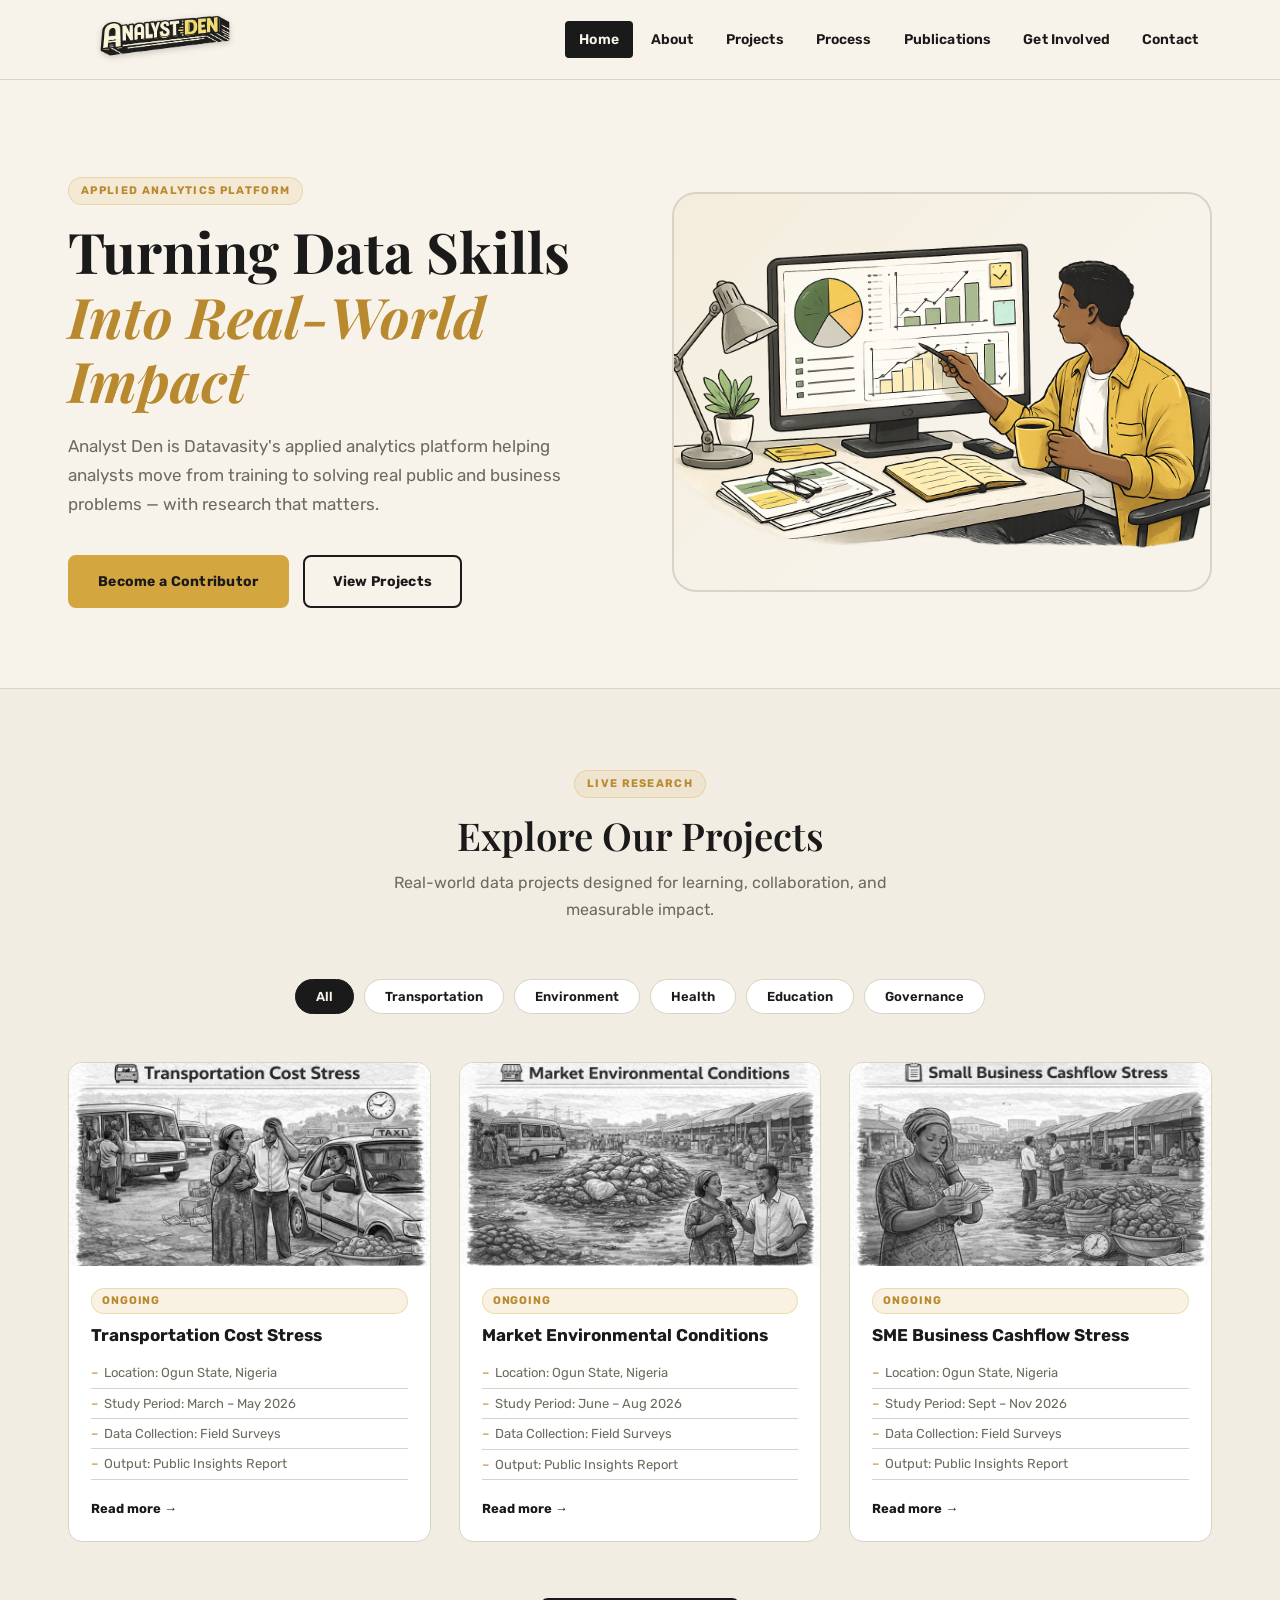
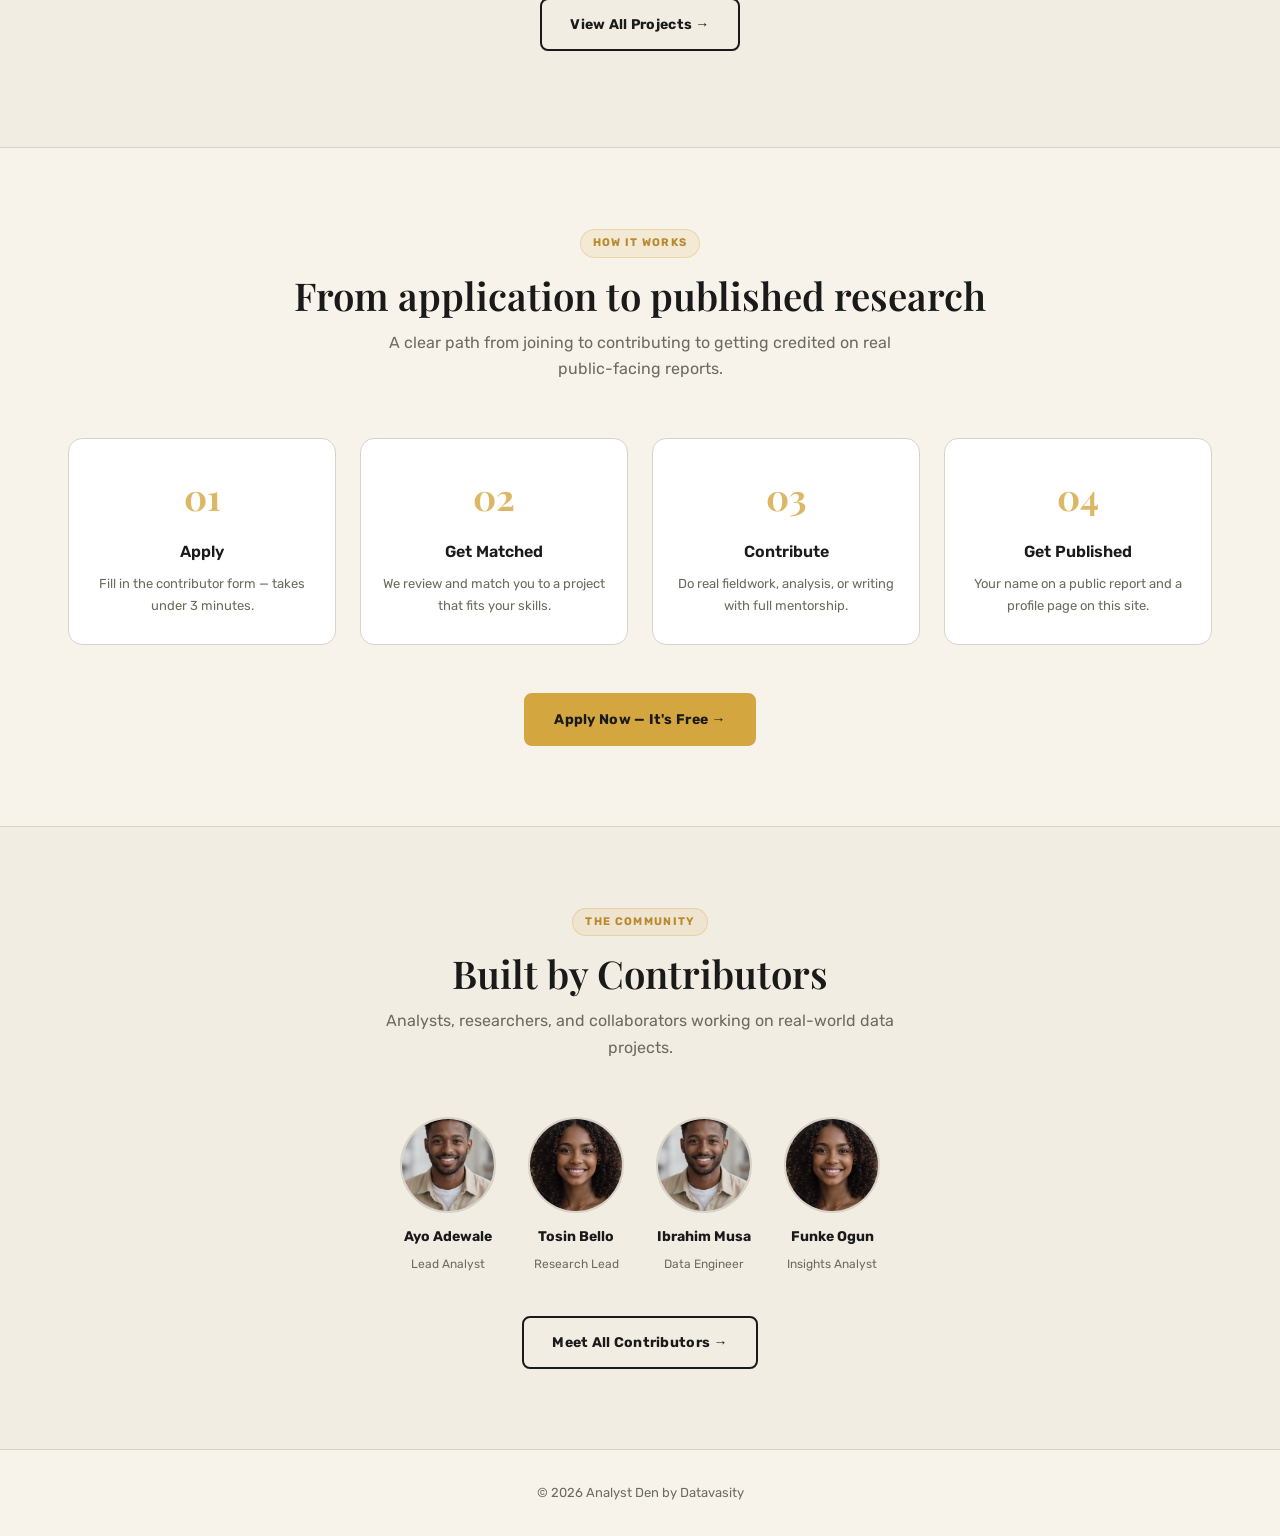
<file: index.html>
<!DOCTYPE html>
<html lang="en">
<head>
  <meta charset="UTF-8"/>
  <meta name="viewport" content="width=device-width, initial-scale=1.0"/>
  <title>Analyst Den | Turning Data Skills Into Real-World Impact</title>
  <link rel="stylesheet" href="styles.css"/>
</head>
<body>

<header class="site-header">
  <div class="container header-row">
    <a href="index.html"><img src="assets/analyst-den-logo-3d.png" class="logo-img" alt="Analyst Den Logo"></a>
    <nav class="main-nav">
      <a href="index.html" class="active">Home</a>
      <a href="about.html">About</a>
      <a href="pjt.html">Projects</a>
      <a href="process.html">Process</a>
      <a href="publications.html">Publications</a>
      <a href="get-involved.html">Get Involved</a>
      <a href="contact.html">Contact</a>
    </nav>
    <button class="menu-toggle" aria-label="Open menu">☰</button>
  </div>
</header>
<div class="mobile-menu">
  <button class="close-menu">✕</button>
  <a href="index.html" class="active">Home</a>
  <a href="about.html">About</a>
  <a href="pjt.html">Projects</a>
  <a href="process.html">Process</a>
  <a href="publications.html">Publications</a>
  <a href="get-involved.html">Get Involved</a>
  <a href="contact.html">Contact</a>
</div>

<!-- HERO -->
<section class="hero">
  <div class="container hero-grid">
    <div class="hero-text">
      <span class="section-label">Applied Analytics Platform</span>
      <h1>Turning Data Skills<br><span id="typing-text"></span></h1>
      <p>Analyst Den is Datavasity's applied analytics platform helping analysts move from training to solving real public and business problems — with research that matters.</p>
      <div class="hero-actions">
        <a href="get-involved.html#apply-form" class="btn primary">Become a Contributor</a>
        <a href="pjt.html" class="btn secondary">View Projects</a>
      </div>
    </div>
    <div class="hero-image"></div>
  </div>
</section>

<!-- PROJECTS PREVIEW -->
<section class="projects" style="background:var(--muted-bg); border-top:1.5px solid var(--border);">
  <div class="container">
    <div class="section-header">
      <span class="section-label">Live Research</span>
      <h2>Explore Our Projects</h2>
      <p>Real-world data projects designed for learning, collaboration, and measurable impact.</p>
    </div>

    <div class="categories">
      <button class="active" data-filter="all">All</button>
      <button data-filter="transportation">Transportation</button>
      <button data-filter="environment">Environment</button>
      <button data-filter="health">Health</button>
      <button data-filter="education">Education</button>
      <button data-filter="governance">Governance</button>
    </div>

    <div class="project-grid">
      <div class="project-card" data-category="Transportation" data-status="ongoing" data-contributors="yes" data-date="2026-03-01">
        <div class="card-img" style="background-image:url('assets/trans.png');"></div>
        <div class="card-body">
          <span class="card-status ongoing">Ongoing</span>
          <h3>Transportation Cost Stress</h3>
          <ul>
            <li>Location: Ogun State, Nigeria</li>
            <li>Study Period: March – May 2026</li>
            <li>Data Collection: Field Surveys</li>
            <li>Output: Public Insights Report</li>
          </ul>
          <a href="red.html" class="read-more">Read more →</a>
        </div>
      </div>

      <div class="project-card" data-category="Environment" data-status="ongoing" data-contributors="no" data-date="2026-06-01">
        <div class="card-img" style="background-image:url('assets/mark.png');"></div>
        <div class="card-body">
          <span class="card-status ongoing">Ongoing</span>
          <h3>Market Environmental Conditions</h3>
          <ul>
            <li>Location: Ogun State, Nigeria</li>
            <li>Study Period: June – Aug 2026</li>
            <li>Data Collection: Field Surveys</li>
            <li>Output: Public Insights Report</li>
          </ul>
          <a href="red.html" class="read-more">Read more →</a>
        </div>
      </div>

      <div class="project-card" data-category="Health" data-status="ongoing" data-contributors="yes" data-date="2026-09-01">
        <div class="card-img" style="background-image:url('assets/buss.png');"></div>
        <div class="card-body">
          <span class="card-status ongoing">Ongoing</span>
          <h3>SME Business Cashflow Stress</h3>
          <ul>
            <li>Location: Ogun State, Nigeria</li>
            <li>Study Period: Sept – Nov 2026</li>
            <li>Data Collection: Field Surveys</li>
            <li>Output: Public Insights Report</li>
          </ul>
          <a href="red.html" class="read-more">Read more →</a>
        </div>
      </div>
    </div>

    <div style="text-align:center; margin-top:48px;">
      <a href="pjt.html" class="btn secondary">View All Projects →</a>
    </div>
  </div>
</section>

<!-- HOW IT WORKS STRIP -->
<section style="padding:80px 0; background:var(--cream); border-top:1.5px solid var(--border);">
  <div class="container">
    <div class="section-header">
      <span class="section-label">How It Works</span>
      <h2>From application to published research</h2>
      <p>A clear path from joining to contributing to getting credited on real public-facing reports.</p>
    </div>
    <div style="display:grid; grid-template-columns:repeat(4,1fr); gap:24px; margin-top:56px;">
      <div style="text-align:center; padding:28px 20px; background:var(--white); border:1.5px solid var(--border); border-radius:var(--radius-lg);">
        <div style="font-family:var(--font-display); font-size:36px; font-weight:700; color:var(--gold); opacity:0.8; margin-bottom:12px;">01</div>
        <h3 style="font-size:16px; margin-bottom:8px;">Apply</h3>
        <p style="font-size:13px;">Fill in the contributor form — takes under 3 minutes.</p>
      </div>
      <div style="text-align:center; padding:28px 20px; background:var(--white); border:1.5px solid var(--border); border-radius:var(--radius-lg);">
        <div style="font-family:var(--font-display); font-size:36px; font-weight:700; color:var(--gold); opacity:0.8; margin-bottom:12px;">02</div>
        <h3 style="font-size:16px; margin-bottom:8px;">Get Matched</h3>
        <p style="font-size:13px;">We review and match you to a project that fits your skills.</p>
      </div>
      <div style="text-align:center; padding:28px 20px; background:var(--white); border:1.5px solid var(--border); border-radius:var(--radius-lg);">
        <div style="font-family:var(--font-display); font-size:36px; font-weight:700; color:var(--gold); opacity:0.8; margin-bottom:12px;">03</div>
        <h3 style="font-size:16px; margin-bottom:8px;">Contribute</h3>
        <p style="font-size:13px;">Do real fieldwork, analysis, or writing with full mentorship.</p>
      </div>
      <div style="text-align:center; padding:28px 20px; background:var(--white); border:1.5px solid var(--border); border-radius:var(--radius-lg);">
        <div style="font-family:var(--font-display); font-size:36px; font-weight:700; color:var(--gold); opacity:0.8; margin-bottom:12px;">04</div>
        <h3 style="font-size:16px; margin-bottom:8px;">Get Published</h3>
        <p style="font-size:13px;">Your name on a public report and a profile page on this site.</p>
      </div>
    </div>
    <div style="text-align:center; margin-top:48px;">
      <a href="get-involved.html#apply-form" class="btn primary">Apply Now — It's Free →</a>
    </div>
  </div>
</section>

<!-- CONTRIBUTORS STRIP -->
<section style="padding:80px 0; background:var(--muted-bg); border-top:1.5px solid var(--border);">
  <div class="container">
    <div class="section-header">
      <span class="section-label">The Community</span>
      <h2>Built by Contributors</h2>
      <p>Analysts, researchers, and collaborators working on real-world data projects.</p>
    </div>
    <div style="display:flex; justify-content:center; gap:32px; flex-wrap:wrap; margin-bottom:40px;">
      <div style="text-align:center;">
        <div style="width:96px;height:96px;border-radius:50%;overflow:hidden;border:2.5px solid var(--border);margin:0 auto 10px;"><img src="assets/avatars/contr-1.png" style="width:100%;height:100%;object-fit:cover;" alt="Ayo"></div>
        <strong style="font-size:14px;">Ayo Adewale</strong><br><span style="font-size:12px;color:var(--mid);">Lead Analyst</span>
      </div>
      <div style="text-align:center;">
        <div style="width:96px;height:96px;border-radius:50%;overflow:hidden;border:2.5px solid var(--border);margin:0 auto 10px;"><img src="assets/avatars/contr-2.png" style="width:100%;height:100%;object-fit:cover;" alt="Tosin"></div>
        <strong style="font-size:14px;">Tosin Bello</strong><br><span style="font-size:12px;color:var(--mid);">Research Lead</span>
      </div>
      <div style="text-align:center;">
        <div style="width:96px;height:96px;border-radius:50%;overflow:hidden;border:2.5px solid var(--border);margin:0 auto 10px;"><img src="assets/avatars/contr-1.png" style="width:100%;height:100%;object-fit:cover;" alt="Ibrahim"></div>
        <strong style="font-size:14px;">Ibrahim Musa</strong><br><span style="font-size:12px;color:var(--mid);">Data Engineer</span>
      </div>
      <div style="text-align:center;">
        <div style="width:96px;height:96px;border-radius:50%;overflow:hidden;border:2.5px solid var(--border);margin:0 auto 10px;"><img src="assets/avatars/contr-2.png" style="width:100%;height:100%;object-fit:cover;" alt="Funke"></div>
        <strong style="font-size:14px;">Funke Ogun</strong><br><span style="font-size:12px;color:var(--mid);">Insights Analyst</span>
      </div>
    </div>
    <div style="text-align:center;">
      <a href="contr.html" class="btn secondary">Meet All Contributors →</a>
    </div>
  </div>
</section>

<footer class="site-footer"><p>© 2026 Analyst Den by Datavasity</p></footer>
<script src="script.js"></script>
</body>
</html>
</file>
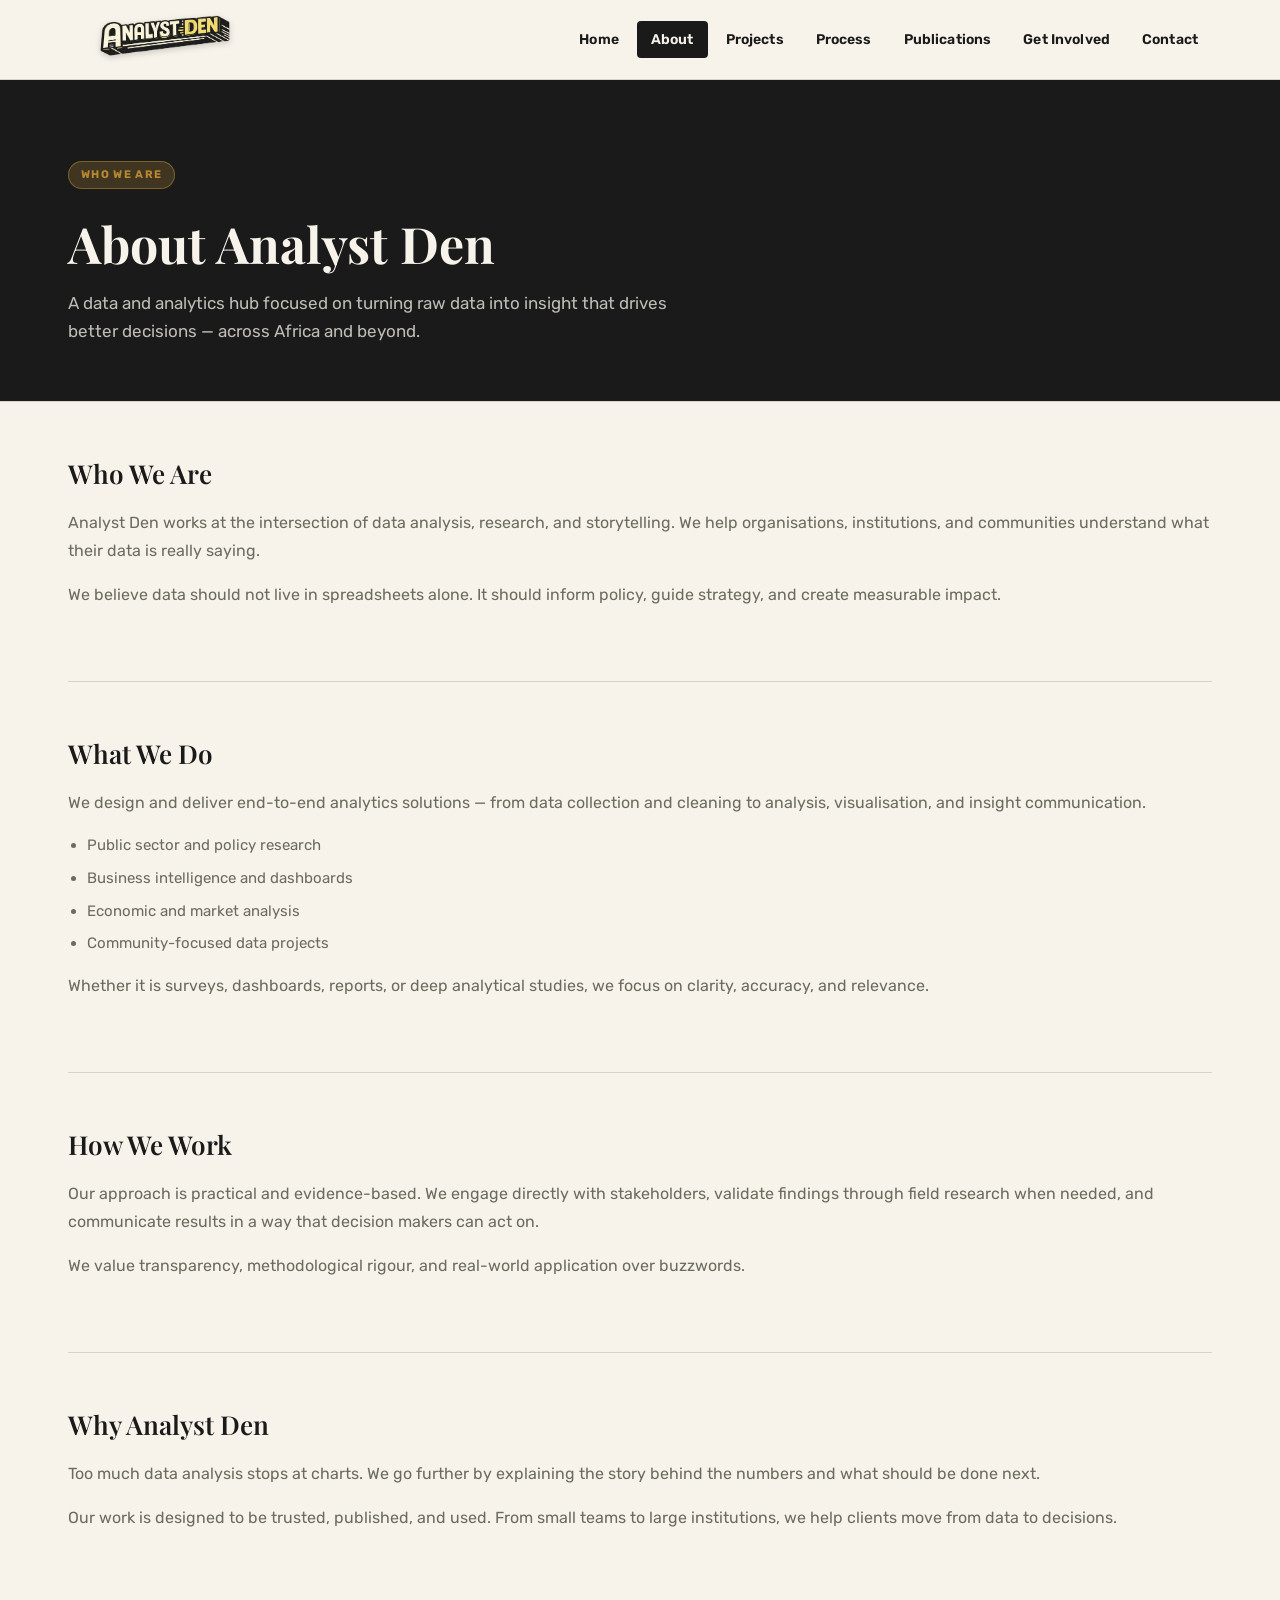
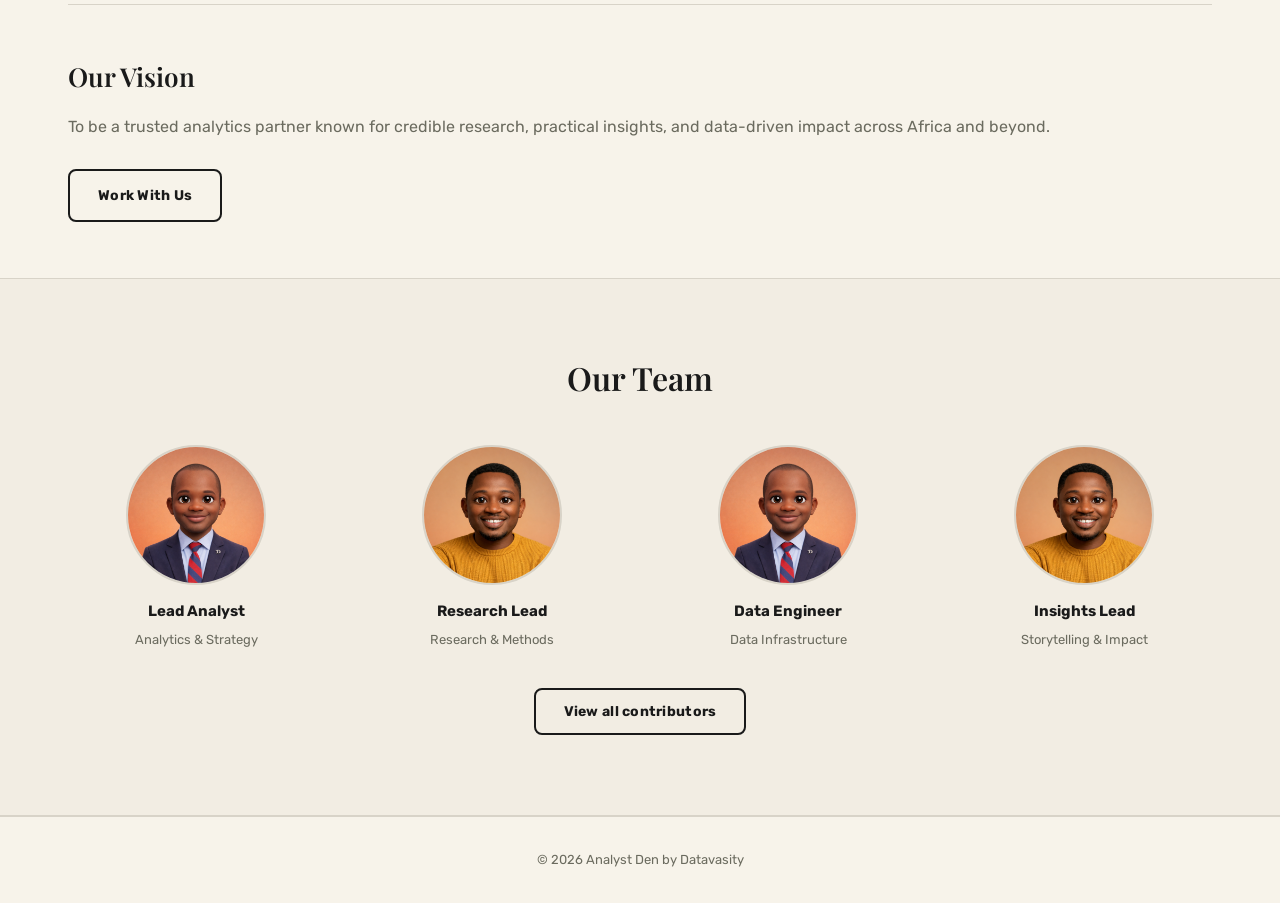
<file: about.html>
<!DOCTYPE html>
<html lang="en">
<head>
  <meta charset="UTF-8"/>
  <meta name="viewport" content="width=device-width, initial-scale=1.0"/>
  <title>About | Analyst Den</title>
  <link rel="stylesheet" href="styles.css"/>
</head>
<body>
<header class="site-header">
  <div class="container header-row">
    <a href="index.html"><img src="assets/analyst-den-logo-3d.png" class="logo-img" alt="Analyst Den Logo"></a>
    <nav class="main-nav">
      <a href="index.html">Home</a>
      <a href="about.html" class="active">About</a>
      <a href="pjt.html">Projects</a>
      <a href="process.html">Process</a>
      <a href="publications.html">Publications</a>
      <a href="get-involved.html">Get Involved</a>
      <a href="contact.html">Contact</a>
    </nav>
    <button class="menu-toggle" aria-label="Open menu">☰</button>
  </div>
</header>
<div class="mobile-menu">
  <button class="close-menu">✕</button>
  <a href="index.html">Home</a>
  <a href="about.html" class="active">About</a>
  <a href="pjt.html">Projects</a>
  <a href="process.html">Process</a>
  <a href="publications.html">Publications</a>
  <a href="get-involved.html">Get Involved</a>
  <a href="contact.html">Contact</a>
</div>

<div class="page-hero">
  <div class="container">
    <span class="section-label" style="background:rgba(212,166,64,0.2);border-color:rgba(212,166,64,0.4);">Who We Are</span>
    <h1 style="margin-top:12px;">About Analyst Den</h1>
    <p>A data and analytics hub focused on turning raw data into insight that drives better decisions — across Africa and beyond.</p>
  </div>
</div>

<main class="container">
  <div class="content-section">
    <h2>Who We Are</h2>
    <p>Analyst Den works at the intersection of data analysis, research, and storytelling. We help organisations, institutions, and communities understand what their data is really saying.</p>
    <p>We believe data should not live in spreadsheets alone. It should inform policy, guide strategy, and create measurable impact.</p>
  </div>

  <div class="content-section">
    <h2>What We Do</h2>
    <p>We design and deliver end-to-end analytics solutions — from data collection and cleaning to analysis, visualisation, and insight communication.</p>
    <ul>
      <li>Public sector and policy research</li>
      <li>Business intelligence and dashboards</li>
      <li>Economic and market analysis</li>
      <li>Community-focused data projects</li>
    </ul>
    <p>Whether it is surveys, dashboards, reports, or deep analytical studies, we focus on clarity, accuracy, and relevance.</p>
  </div>

  <div class="content-section">
    <h2>How We Work</h2>
    <p>Our approach is practical and evidence-based. We engage directly with stakeholders, validate findings through field research when needed, and communicate results in a way that decision makers can act on.</p>
    <p>We value transparency, methodological rigour, and real-world application over buzzwords.</p>
  </div>

  <div class="content-section">
    <h2>Why Analyst Den</h2>
    <p>Too much data analysis stops at charts. We go further by explaining the story behind the numbers and what should be done next.</p>
    <p>Our work is designed to be trusted, published, and used. From small teams to large institutions, we help clients move from data to decisions.</p>
  </div>

  <div class="content-section">
    <h2>Our Vision</h2>
    <p>To be a trusted analytics partner known for credible research, practical insights, and data-driven impact across Africa and beyond.</p>
    <div style="margin-top:28px;">
      <a href="get-involved.html" class="btn secondary">Work With Us</a>
    </div>
  </div>
</main>

<!-- TEAM -->
<section class="team-section">
  <h2>Our Team</h2>
  <div class="team-fullwidth">
    <div class="team-grid">
      <div class="team-card">
        <div class="team-photo"><img src="assets/avatars/rex2.png" alt="Lead Analyst"><div class="team-hover"><p>Applied analytics and public sector research.</p></div></div>
        <h4>Lead Analyst</h4><span>Analytics &amp; Strategy</span>
      </div>
      <div class="team-card">
        <div class="team-photo"><img src="assets/avatars/rex1.png" alt="Research Lead"><div class="team-hover"><p>Research design, surveys, and validation.</p></div></div>
        <h4>Research Lead</h4><span>Research &amp; Methods</span>
      </div>
      <div class="team-card">
        <div class="team-photo"><img src="assets/avatars/rex2.png" alt="Data Engineer"><div class="team-hover"><p>Data pipelines and dashboards.</p></div></div>
        <h4>Data Engineer</h4><span>Data Infrastructure</span>
      </div>
      <div class="team-card">
        <div class="team-photo"><img src="assets/avatars/rex1.png" alt="Insights Lead"><div class="team-hover"><p>Storytelling and insight communication.</p></div></div>
        <h4>Insights Lead</h4><span>Storytelling &amp; Impact</span>
      </div>
      <div class="team-card">
        <div class="team-photo"><img src="assets/avatars/rex2.png" alt="Analyst"><div class="team-hover"><p>Analysis and reporting support.</p></div></div>
        <h4>Analyst</h4><span>Data Analysis</span>
      </div>
      <div class="team-card">
        <div class="team-photo"><img src="assets/avatars/rex1.png" alt="Analyst"><div class="team-hover"><p>Policy and community insights.</p></div></div>
        <h4>Analyst</h4><span>Research Support</span>
      </div>
    </div>
  </div>
</section>

<footer class="site-footer"><p>© 2026 Analyst Den by Datavasity</p></footer>
<script src="script.js"></script>
</body>
</html>
</file>
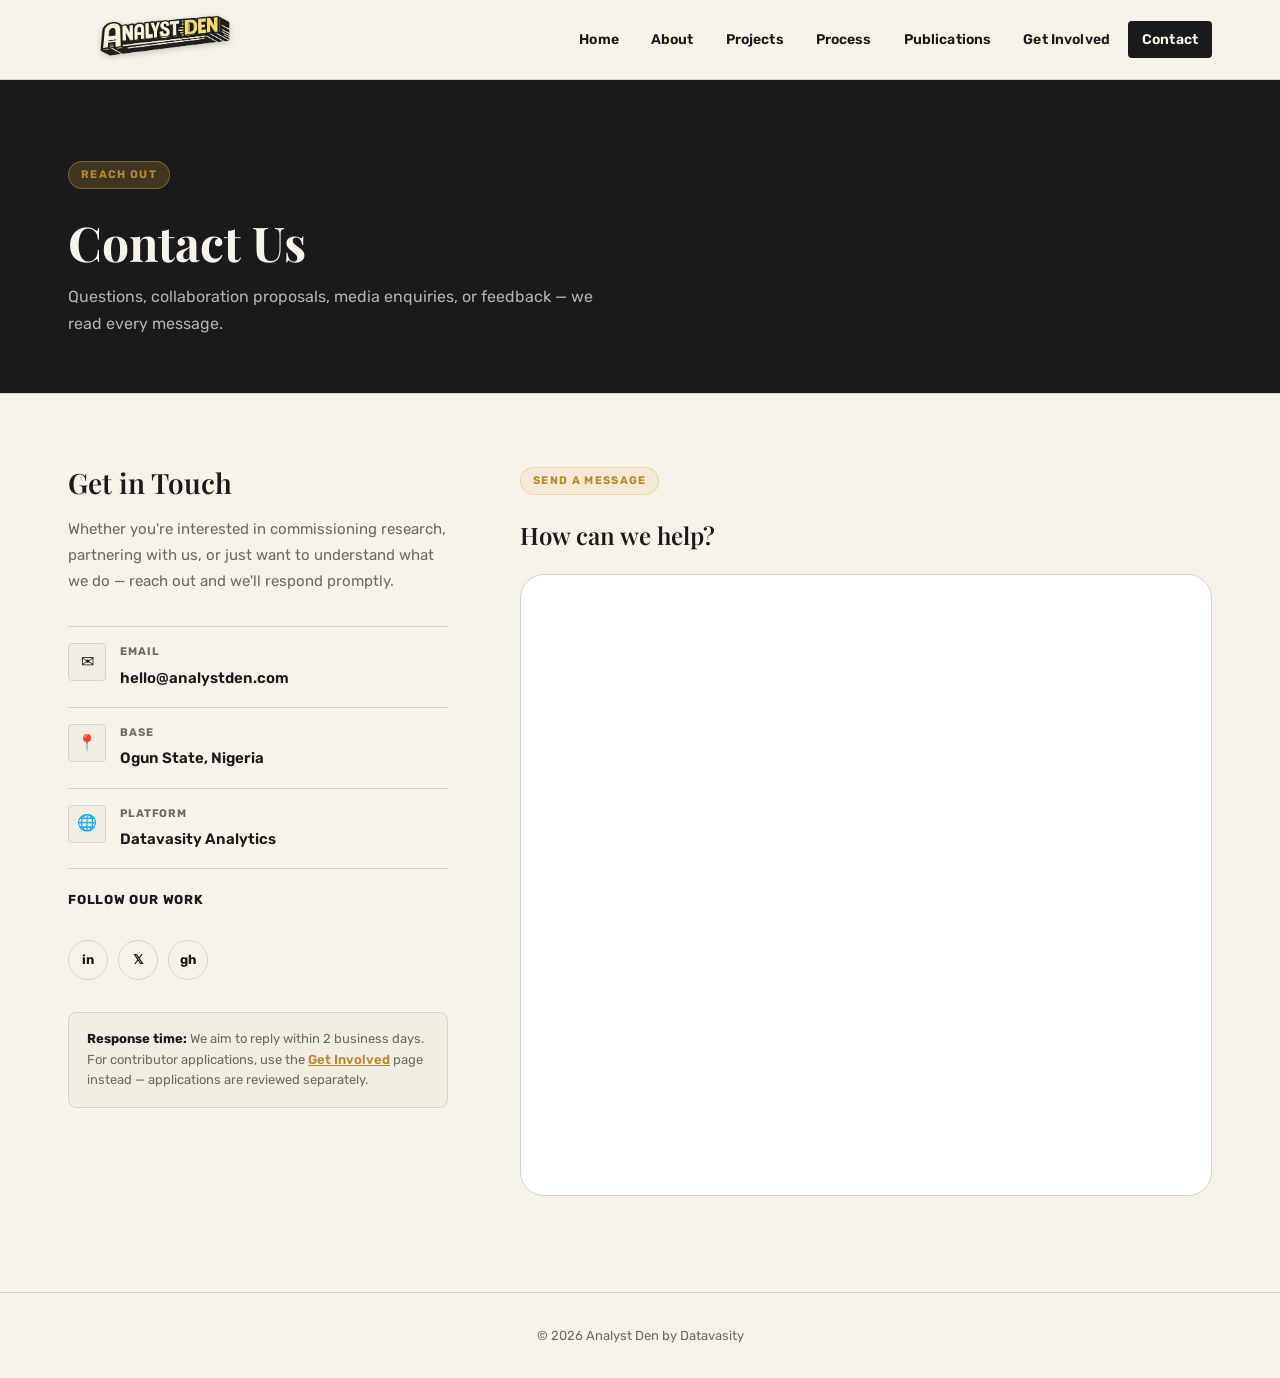
<file: contact.html>
<!DOCTYPE html>
<html lang="en">
<head>
  <meta charset="UTF-8"/>
  <meta name="viewport" content="width=device-width, initial-scale=1.0"/>
  <title>Contact | Analyst Den</title>
  <link rel="stylesheet" href="styles.css"/>
  <style>
    .contact-layout {
      display: grid;
      grid-template-columns: 380px 1fr;
      gap: 72px;
      padding: 72px 0 96px;
      align-items: start;
    }
    .contact-info h2 { font-size: 28px; margin-bottom: 16px; }
    .contact-info > p { font-size: 15px; line-height: 1.75; margin-bottom: 32px; }

    .contact-detail {
      display: flex;
      gap: 14px;
      align-items: flex-start;
      padding: 16px 0;
      border-bottom: 1px solid var(--border);
    }
    .contact-detail:first-of-type { border-top: 1px solid var(--border); }
    .contact-detail-icon {
      width: 38px; height: 38px;
      border-radius: var(--radius-sm);
      background: var(--muted-bg);
      border: 1px solid var(--border);
      display: flex; align-items: center; justify-content: center;
      font-size: 16px; flex-shrink: 0;
    }
    .contact-detail-text strong {
      display: block; font-size: 11px;
      text-transform: uppercase; letter-spacing: 0.08em;
      color: var(--mid); margin-bottom: 3px;
    }
    .contact-detail-text span { font-weight: 600; font-size: 15px; }

    .socials-row { display: flex; gap: 10px; margin-top: 28px; }
    .social-btn {
      width: 40px; height: 40px;
      border-radius: 50%;
      border: 1.5px solid var(--border);
      display: flex; align-items: center; justify-content: center;
      text-decoration: none; color: var(--black);
      font-weight: 700; font-size: 13px;
      transition: all var(--transition);
    }
    .social-btn:hover { background: var(--black); color: var(--cream); border-color: var(--black); }

    .response-note {
      margin-top: 32px;
      background: var(--muted-bg);
      border: 1px solid var(--border);
      border-radius: var(--radius-md);
      padding: 16px 18px;
      font-size: 13px;
      color: var(--mid);
      line-height: 1.6;
    }
    .response-note strong { color: var(--black); }

    .tally-wrap {
      background: var(--white);
      border: 1.5px solid var(--border);
      border-radius: var(--radius-xl);
      overflow: hidden;
    }
    .tally-wrap iframe { width: 100%; border: none; min-height: 620px; display: block; }

    @media (max-width: 900px) {
      .contact-layout { grid-template-columns: 1fr; gap: 40px; }
    }
  </style>
</head>
<body>

<header class="site-header">
  <div class="container header-row">
    <a href="index.html"><img src="assets/analyst-den-logo-3d.png" class="logo-img" alt="Analyst Den Logo"></a>
    <nav class="main-nav">
      <a href="index.html">Home</a>
      <a href="about.html">About</a>
      <a href="pjt.html">Projects</a>
      <a href="process.html">Process</a>
      <a href="publications.html">Publications</a>
      <a href="get-involved.html">Get Involved</a>
      <a href="contact.html" class="active">Contact</a>
    </nav>
    <button class="menu-toggle" aria-label="Open menu">☰</button>
  </div>
</header>
<div class="mobile-menu">
  <button class="close-menu">✕</button>
  <a href="index.html">Home</a>
  <a href="about.html">About</a>
  <a href="pjt.html">Projects</a>
  <a href="process.html">Process</a>
  <a href="publications.html">Publications</a>
  <a href="get-involved.html">Get Involved</a>
  <a href="contact.html" class="active">Contact</a>
</div>

<div class="simple-page-hero">
  <div class="container">
    <span class="section-label" style="background:rgba(212,166,64,0.2);border-color:rgba(212,166,64,0.4);">Reach Out</span>
    <h1 style="margin-top:12px;">Contact Us</h1>
    <p>Questions, collaboration proposals, media enquiries, or feedback — we read every message.</p>
  </div>
</div>

<main class="container">
  <div class="contact-layout">

    <!-- LEFT: INFO -->
    <div class="contact-info">
      <h2>Get in Touch</h2>
      <p>Whether you're interested in commissioning research, partnering with us, or just want to understand what we do — reach out and we'll respond promptly.</p>

      <div class="contact-detail">
        <div class="contact-detail-icon">✉</div>
        <div class="contact-detail-text">
          <strong>Email</strong>
          <span>hello@analystden.com</span>
        </div>
      </div>

      <div class="contact-detail">
        <div class="contact-detail-icon">📍</div>
        <div class="contact-detail-text">
          <strong>Base</strong>
          <span>Ogun State, Nigeria</span>
        </div>
      </div>

      <div class="contact-detail">
        <div class="contact-detail-icon">🌐</div>
        <div class="contact-detail-text">
          <strong>Platform</strong>
          <span>Datavasity Analytics</span>
        </div>
      </div>

      <div style="margin-top:20px;">
        <p style="font-size:13px; font-weight:700; color:var(--black); text-transform:uppercase; letter-spacing:0.06em; margin-bottom:12px;">Follow Our Work</p>
        <div class="socials-row">
          <a href="#" class="social-btn" aria-label="LinkedIn">in</a>
          <a href="#" class="social-btn" aria-label="Twitter">𝕏</a>
          <a href="#" class="social-btn" aria-label="GitHub">gh</a>
        </div>
      </div>

      <div class="response-note">
        <strong>Response time:</strong> We aim to reply within 2 business days. For contributor applications, use the <a href="get-involved.html" style="color:var(--gold-dk); font-weight:600;">Get Involved</a> page instead — applications are reviewed separately.
      </div>
    </div>

    <!-- RIGHT: TALLY FORM -->
    <div>
      <span class="section-label">Send a Message</span>
      <h2 style="font-size:24px; margin-top:12px; margin-bottom:24px;">How can we help?</h2>
      <div class="tally-wrap">
        <iframe
          data-tally-src="https://tally.so/embed/WOpeAR?alignLeft=1&hideTitle=1&transparentBackground=1&dynamicHeight=1"
          loading="lazy"
          width="100%"
          height="620"
          frameborder="0"
          marginheight="0"
          marginwidth="0"
          title="Analyst Den Contact Form">
        </iframe>
      </div>
    </div>

  </div>
</main>

<footer class="site-footer"><p>© 2026 Analyst Den by Datavasity</p></footer>

<!-- Tally embed loader -->
<script>
  var d=document,w="https://tally.so/widgets/embed.js",
  v=function(){"undefined"!=typeof Tally?Tally.loadEmbeds():d.querySelectorAll("iframe[data-tally-src]:not([src])").forEach(function(e){e.src=e.dataset.tallySrc})};
  if("undefined"!=typeof Tally)v();
  else if(d.querySelector('script[src="'+w+'"]')==null){var s=d.createElement("script");s.src=w,s.onload=v,s.onerror=v,d.body.appendChild(s);}
</script>
<script src="script.js"></script>
</body>
</html>
</file>
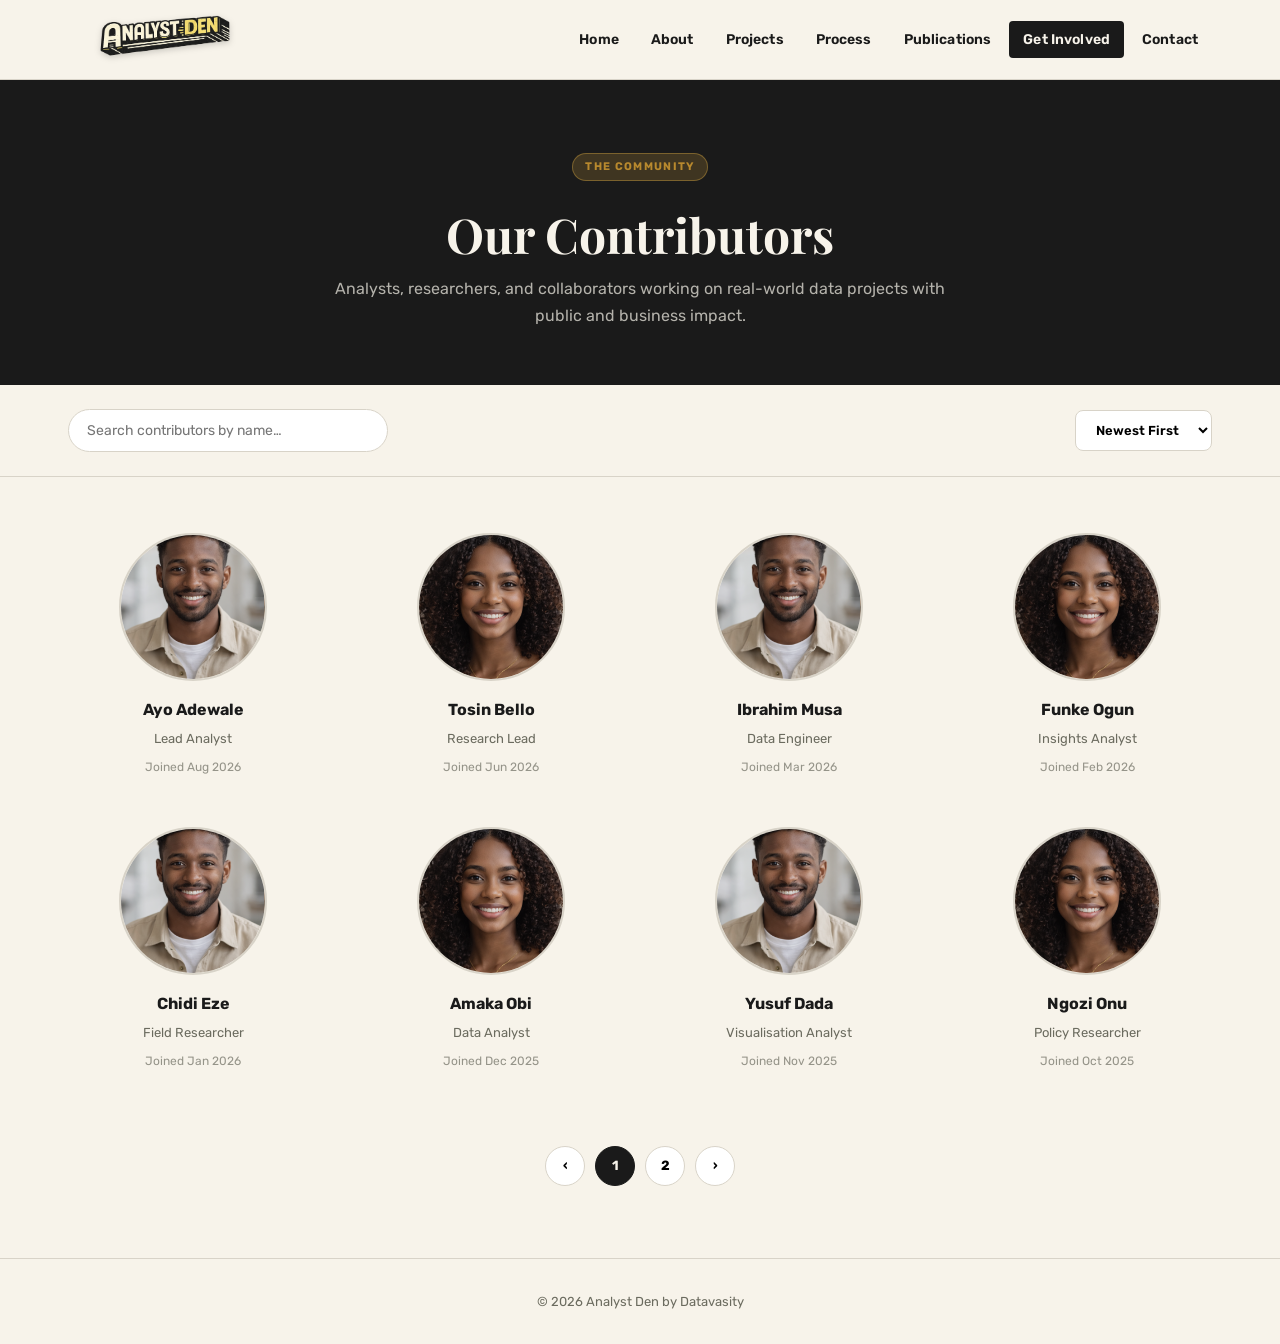
<file: contr.html>
<!DOCTYPE html>
<html lang="en">
<head>
  <meta charset="UTF-8"/>
  <meta name="viewport" content="width=device-width, initial-scale=1.0"/>
  <title>Contributors | Analyst Den</title>
  <link rel="stylesheet" href="styles.css"/>
</head>
<body>
<header class="site-header">
  <div class="container header-row">
    <a href="index.html"><img src="assets/analyst-den-logo-3d.png" class="logo-img" alt="Analyst Den Logo"></a>
    <nav class="main-nav">
      <a href="index.html">Home</a>
      <a href="about.html">About</a>
      <a href="pjt.html">Projects</a>
      <a href="process.html">Process</a>
      <a href="publications.html">Publications</a>
      <a href="get-involved.html" class="active">Get Involved</a>
      <a href="contact.html">Contact</a>
    </nav>
    <button class="menu-toggle" aria-label="Open menu">☰</button>
  </div>
</header>
<div class="mobile-menu">
  <button class="close-menu">✕</button>
  <a href="index.html">Home</a>
  <a href="about.html">About</a>
  <a href="pjt.html">Projects</a>
  <a href="process.html">Process</a>
  <a href="publications.html">Publications</a>
  <a href="get-involved.html" class="active">Get Involved</a>
  <a href="contact.html">Contact</a>
</div>

<div class="contributor-hero">
  <div class="container">
    <span class="section-label" style="background:rgba(212,166,64,0.2);border-color:rgba(212,166,64,0.4);">The Community</span>
    <h1 style="margin-top:12px;">Our Contributors</h1>
    <p>Analysts, researchers, and collaborators working on real-world data projects with public and business impact.</p>
  </div>
</div>

<main>
  <section class="contributor-controls">
    <div class="container contributor-controls-row">
      <div class="contributor-search">
        <input type="text" id="contributor-search" placeholder="Search contributors by name…"/>
      </div>
      <div class="contributor-sort">
        <select id="contributor-sort">
          <option value="newest">Newest First</option>
          <option value="oldest">Oldest First</option>
        </select>
      </div>
    </div>
  </section>

  <section class="container">
    <div class="contributor-grid" id="contributorGrid">

      <a href="contributordetail.html" class="contributor-card" data-date="2026-08-01">
        <div class="contributor-avatar"><img src="assets/avatars/contr-1.png" alt="Ayo Adewale"></div>
        <h3>Ayo Adewale</h3>
        <span>Lead Analyst</span>
        <small>Joined Aug 2026</small>
      </a>

      <a href="contributordetail.html" class="contributor-card" data-date="2026-06-12">
        <div class="contributor-avatar"><img src="assets/avatars/contr-2.png" alt="Tosin Bello"></div>
        <h3>Tosin Bello</h3>
        <span>Research Lead</span>
        <small>Joined Jun 2026</small>
      </a>

      <a href="contributordetail.html" class="contributor-card" data-date="2026-03-18">
        <div class="contributor-avatar"><img src="assets/avatars/contr-1.png" alt="Ibrahim Musa"></div>
        <h3>Ibrahim Musa</h3>
        <span>Data Engineer</span>
        <small>Joined Mar 2026</small>
      </a>

      <a href="contributordetail.html" class="contributor-card" data-date="2026-02-01">
        <div class="contributor-avatar"><img src="assets/avatars/contr-2.png" alt="Funke Ogun"></div>
        <h3>Funke Ogun</h3>
        <span>Insights Analyst</span>
        <small>Joined Feb 2026</small>
      </a>

      <a href="contributordetail.html" class="contributor-card" data-date="2026-01-10">
        <div class="contributor-avatar"><img src="assets/avatars/contr-1.png" alt="Chidi Eze"></div>
        <h3>Chidi Eze</h3>
        <span>Field Researcher</span>
        <small>Joined Jan 2026</small>
      </a>

      <a href="contributordetail.html" class="contributor-card" data-date="2025-12-01">
        <div class="contributor-avatar"><img src="assets/avatars/contr-2.png" alt="Amaka Obi"></div>
        <h3>Amaka Obi</h3>
        <span>Data Analyst</span>
        <small>Joined Dec 2025</small>
      </a>

      <a href="contributordetail.html" class="contributor-card" data-date="2025-11-15">
        <div class="contributor-avatar"><img src="assets/avatars/contr-1.png" alt="Yusuf Dada"></div>
        <h3>Yusuf Dada</h3>
        <span>Visualisation Analyst</span>
        <small>Joined Nov 2025</small>
      </a>

      <a href="contributordetail.html" class="contributor-card" data-date="2025-10-01">
        <div class="contributor-avatar"><img src="assets/avatars/contr-2.png" alt="Ngozi Onu"></div>
        <h3>Ngozi Onu</h3>
        <span>Policy Researcher</span>
        <small>Joined Oct 2025</small>
      </a>

    </div>

    <div class="contributors-pagination">
      <button data-page="prev">‹</button>
      <button class="active" data-page="1">1</button>
      <button data-page="2">2</button>
      <button data-page="next">›</button>
    </div>
  </section>
</main>

<footer class="site-footer"><p>© 2026 Analyst Den by Datavasity</p></footer>
<script src="script.js"></script>
</body>
</html>
</file>
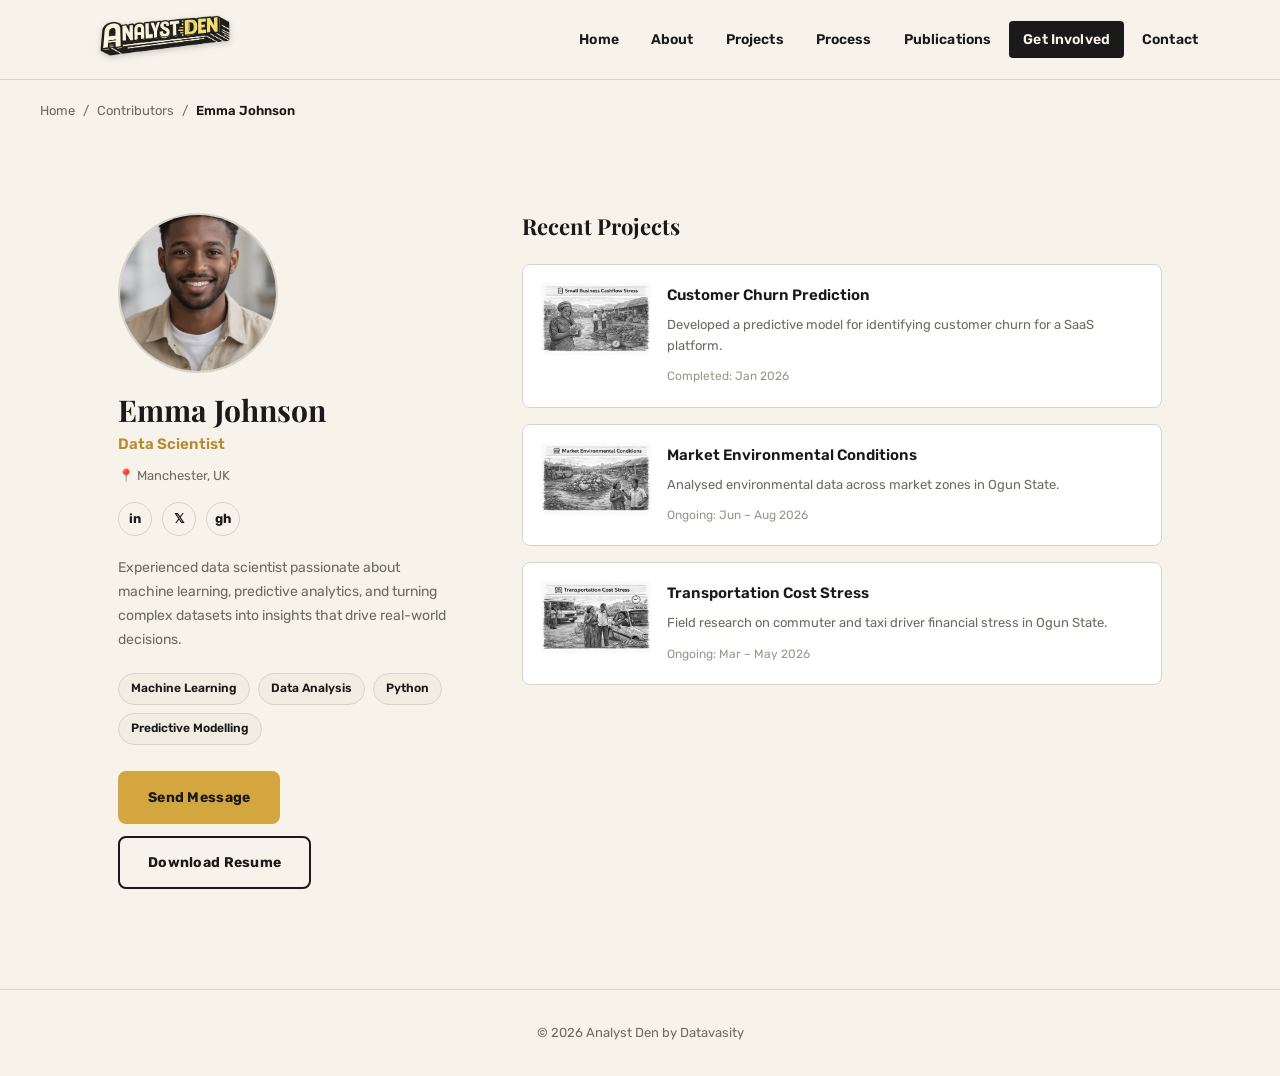
<file: contributordetail.html>
<!DOCTYPE html>
<html lang="en">
<head>
  <meta charset="UTF-8"/>
  <meta name="viewport" content="width=device-width, initial-scale=1.0"/>
  <title>Contributor Profile | Analyst Den</title>
  <link rel="stylesheet" href="styles.css"/>
</head>
<body>
<header class="site-header">
  <div class="container header-row">
    <a href="index.html"><img src="assets/analyst-den-logo-3d.png" class="logo-img" alt="Analyst Den Logo"></a>
    <nav class="main-nav">
      <a href="index.html">Home</a>
      <a href="about.html">About</a>
      <a href="pjt.html">Projects</a>
      <a href="process.html">Process</a>
      <a href="publications.html">Publications</a>
      <a href="get-involved.html" class="active">Get Involved</a>
      <a href="contact.html">Contact</a>
    </nav>
    <button class="menu-toggle" aria-label="Open menu">☰</button>
  </div>
</header>
<div class="mobile-menu">
  <button class="close-menu">✕</button>
  <a href="index.html">Home</a>
  <a href="about.html">About</a>
  <a href="pjt.html">Projects</a>
  <a href="process.html">Process</a>
  <a href="publications.html">Publications</a>
  <a href="get-involved.html" class="active">Get Involved</a>
  <a href="contact.html">Contact</a>
</div>

<nav class="breadcrumb container">
  <a href="index.html">Home</a> /
  <a href="contr.html">Contributors</a> /
  <span>Emma Johnson</span>
</nav>

<main class="cd-wrapper">
  <div class="cd-layout">

    <div class="cd-profile">
      <div class="cd-avatar">
        <img src="assets/avatars/contr-1.png" alt="Emma Johnson">
      </div>
      <h1>Emma Johnson</h1>
      <p class="cd-role">Data Scientist</p>
      <p class="cd-location">📍 Manchester, UK</p>
      <div class="cd-socials">
        <a href="#" aria-label="LinkedIn">in</a>
        <a href="#" aria-label="Twitter">𝕏</a>
        <a href="#" aria-label="GitHub">gh</a>
      </div>
      <p class="cd-bio">Experienced data scientist passionate about machine learning, predictive analytics, and turning complex datasets into insights that drive real-world decisions.</p>
      <div class="cd-tags">
        <span>Machine Learning</span>
        <span>Data Analysis</span>
        <span>Python</span>
        <span>Predictive Modelling</span>
      </div>
      <div class="cd-actions">
        <a href="contact.html" class="btn primary">Send Message</a>
        <a href="#" class="btn secondary">Download Resume</a>
      </div>
    </div>

    <div class="cd-projects">
      <h2>Recent Projects</h2>

      <div class="cd-project-card">
        <img src="assets/buss.png" alt="Project">
        <div>
          <h3>Customer Churn Prediction</h3>
          <p>Developed a predictive model for identifying customer churn for a SaaS platform.</p>
          <small>Completed: Jan 2026</small>
        </div>
      </div>

      <div class="cd-project-card">
        <img src="assets/mark.png" alt="Project">
        <div>
          <h3>Market Environmental Conditions</h3>
          <p>Analysed environmental data across market zones in Ogun State.</p>
          <small>Ongoing: Jun – Aug 2026</small>
        </div>
      </div>

      <div class="cd-project-card">
        <img src="assets/trans.png" alt="Project">
        <div>
          <h3>Transportation Cost Stress</h3>
          <p>Field research on commuter and taxi driver financial stress in Ogun State.</p>
          <small>Ongoing: Mar – May 2026</small>
        </div>
      </div>
    </div>

  </div>
</main>

<footer class="site-footer"><p>© 2026 Analyst Den by Datavasity</p></footer>
<script src="script.js"></script>
</body>
</html>
</file>
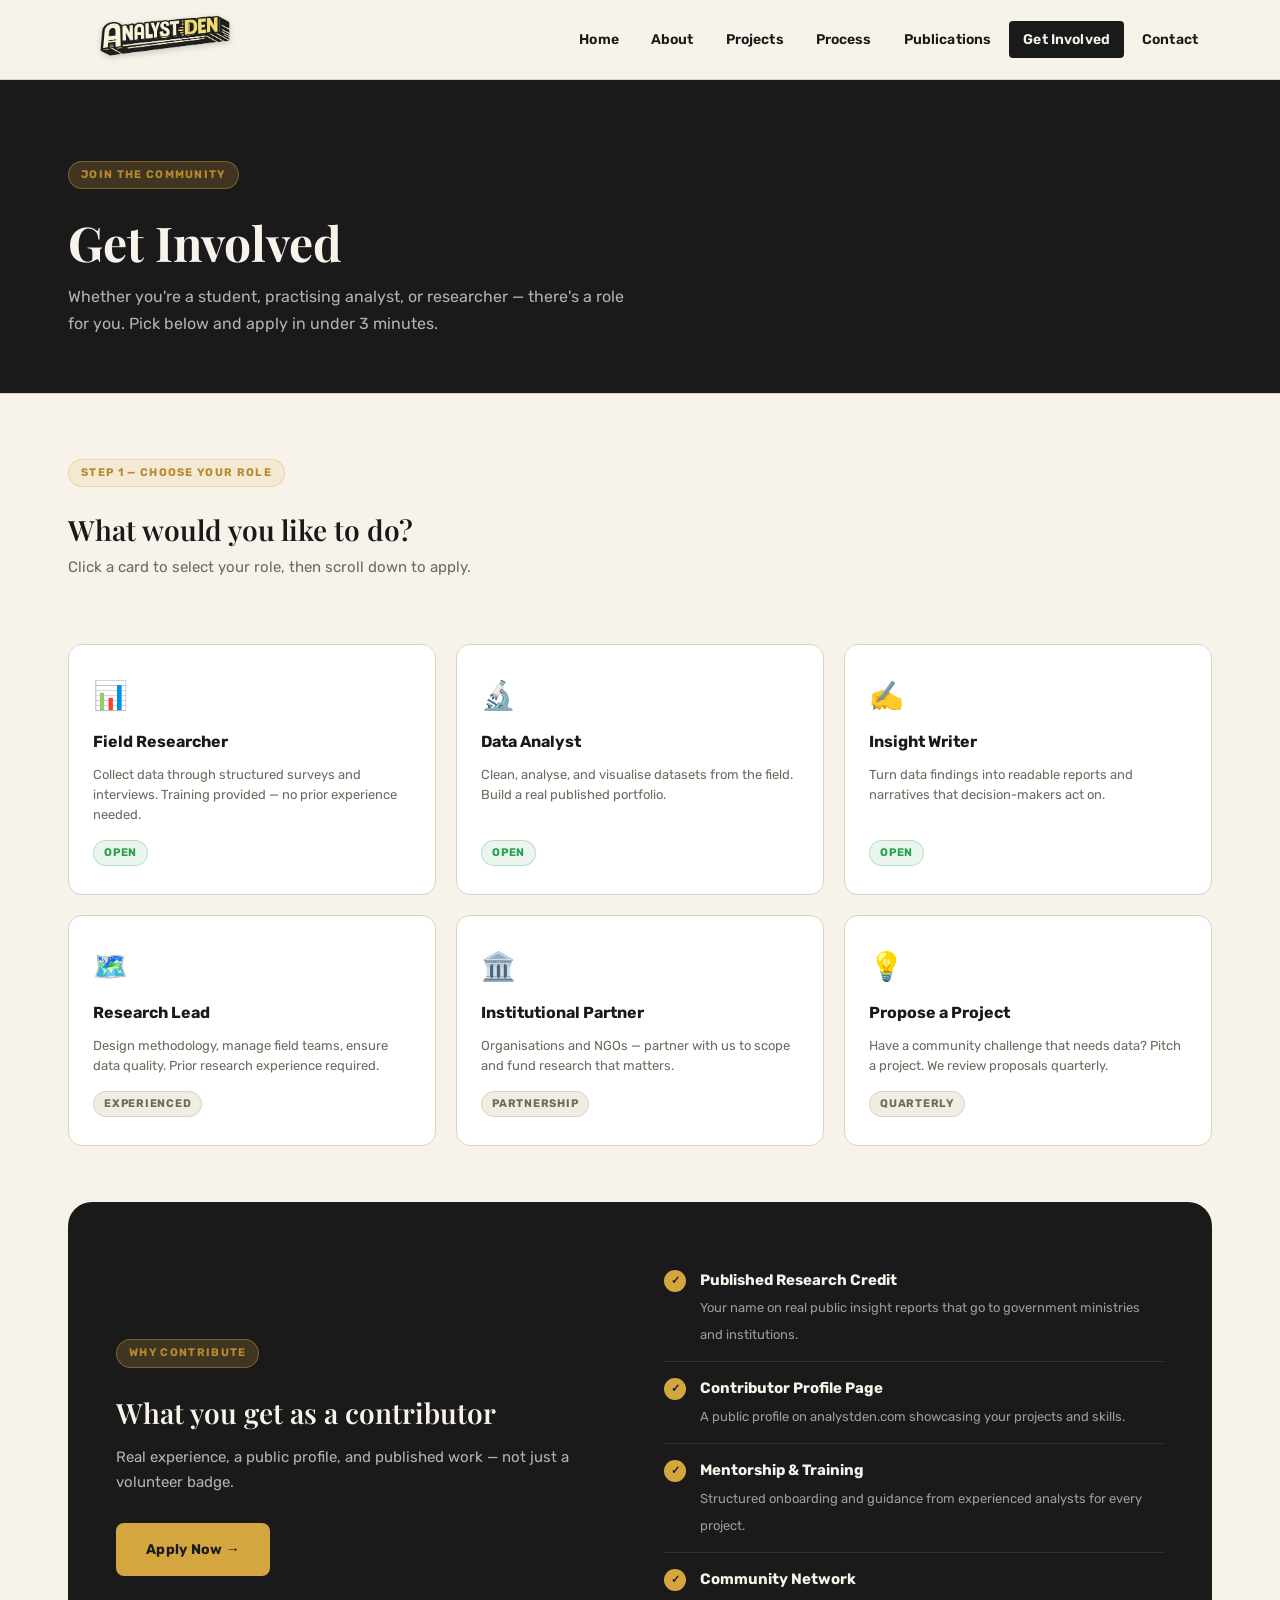
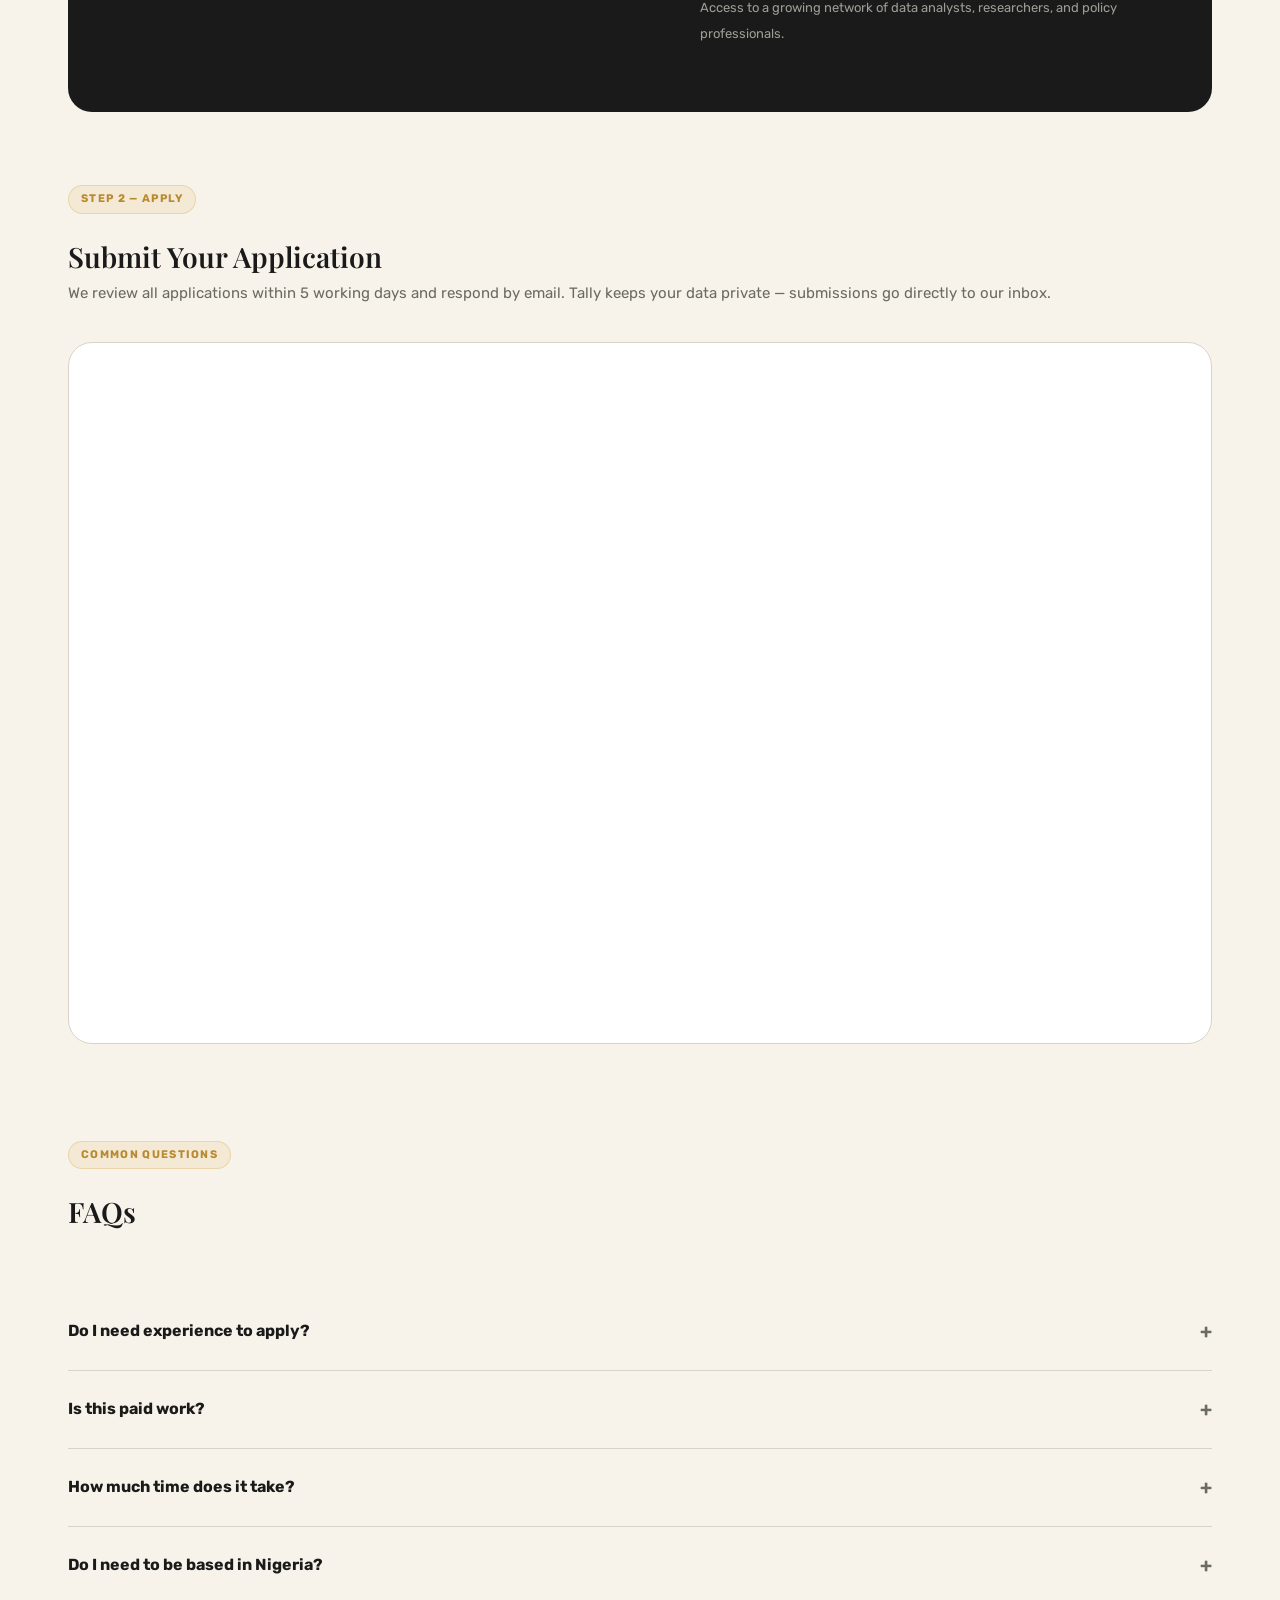
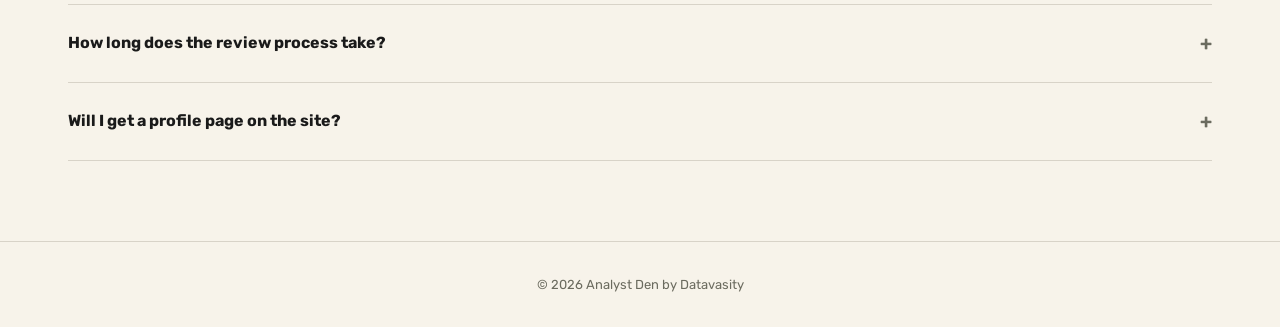
<file: get-involved.html>
<!DOCTYPE html>
<html lang="en">
<head>
  <meta charset="UTF-8"/>
  <meta name="viewport" content="width=device-width, initial-scale=1.0"/>
  <title>Get Involved | Analyst Den</title>
  <link rel="stylesheet" href="styles.css"/>
  <style>
    .role-cards {
      display: grid;
      grid-template-columns: repeat(3, 1fr);
      gap: 20px;
      padding: 64px 0 56px;
    }
    .role-card {
      background: var(--white);
      border: 1.5px solid var(--border);
      border-radius: var(--radius-lg);
      padding: 28px 24px;
      cursor: pointer;
      transition: all var(--transition);
      display: flex;
      flex-direction: column;
      gap: 10px;
      position: relative;
    }
    .role-card:hover, .role-card.selected {
      border-color: var(--gold);
      box-shadow: 0 6px 24px rgba(212,166,64,0.15);
      transform: translateY(-3px);
    }
    .role-card.selected { background: #fffbf2; }
    .role-card.selected::after {
      content: '✓';
      position: absolute;
      top: 14px; right: 16px;
      width: 22px; height: 22px;
      background: var(--gold);
      color: var(--black);
      border-radius: 50%;
      font-size: 11px; font-weight: 900;
      display: flex; align-items: center; justify-content: center;
      line-height: 22px; text-align: center;
    }
    .role-icon { font-size: 28px; }
    .role-card h3 { font-size: 16px; font-weight: 700; margin: 0; }
    .role-card p { font-size: 13px; color: var(--mid); line-height: 1.55; margin: 0; flex: 1; }
    .role-tag {
      display: inline-block;
      font-size: 11px; font-weight: 700;
      letter-spacing: 0.07em; text-transform: uppercase;
      padding: 3px 10px;
      border-radius: var(--radius-full);
      background: var(--muted-bg); color: var(--mid);
      border: 1px solid var(--border);
      margin-top: 4px; width: fit-content;
    }
    .role-tag.open { background: rgba(40,160,80,0.1); color: #28a050; border-color: rgba(40,160,80,0.25); }

    .perks-strip {
      background: var(--black); color: var(--cream);
      border-radius: var(--radius-xl);
      padding: 52px 48px; margin-bottom: 72px;
      display: grid; grid-template-columns: 1fr 1fr;
      gap: 48px; align-items: center;
    }
    .perk-item {
      display: flex; gap: 14px; align-items: flex-start;
      padding: 14px 0;
      border-bottom: 1px solid rgba(247,243,234,0.1);
    }
    .perk-item:last-child { border-bottom: none; }
    .perk-check {
      width: 22px; height: 22px;
      background: var(--gold); color: var(--black);
      border-radius: 50%; font-size: 11px; font-weight: 900;
      display: flex; align-items: center; justify-content: center;
      flex-shrink: 0; margin-top: 2px;
    }
    .perk-item strong { display: block; color: var(--cream); font-size: 15px; margin-bottom: 2px; }
    .perk-item span { font-size: 13px; color: rgba(247,243,234,0.6); }

    .apply-section { padding: 0 0 96px; }
    .tally-wrap {
      background: var(--white);
      border: 1.5px solid var(--border);
      border-radius: var(--radius-xl);
      overflow: hidden;
    }
    .tally-wrap iframe { width: 100%; border: none; min-height: 700px; display: block; }

    .faq-list { padding: 64px 0 80px; }
    .faq-item { border-bottom: 1px solid var(--border); padding: 22px 0; cursor: pointer; }
    .faq-q { display: flex; justify-content: space-between; align-items: center; font-weight: 700; font-size: 16px; }
    .faq-toggle { font-size: 20px; color: var(--mid); transition: transform var(--transition); flex-shrink: 0; }
    .faq-item.open .faq-toggle { transform: rotate(45deg); color: var(--gold-dk); }
    .faq-a { font-size: 14px; color: var(--mid); line-height: 1.7; max-height: 0; overflow: hidden; transition: max-height 0.32s ease, padding 0.2s ease; }
    .faq-item.open .faq-a { max-height: 200px; padding-top: 12px; }

    @media (max-width: 900px) {
      .role-cards { grid-template-columns: repeat(2, 1fr); }
      .perks-strip { grid-template-columns: 1fr; gap: 28px; }
    }
    @media (max-width: 540px) {
      .role-cards { grid-template-columns: 1fr; }
      .perks-strip { padding: 36px 24px; }
    }
  </style>
</head>
<body>

<header class="site-header">
  <div class="container header-row">
    <a href="index.html"><img src="assets/analyst-den-logo-3d.png" class="logo-img" alt="Analyst Den Logo"></a>
    <nav class="main-nav">
      <a href="index.html">Home</a>
      <a href="about.html">About</a>
      <a href="pjt.html">Projects</a>
      <a href="process.html">Process</a>
      <a href="publications.html">Publications</a>
      <a href="get-involved.html" class="active">Get Involved</a>
      <a href="contact.html">Contact</a>
    </nav>
    <button class="menu-toggle" aria-label="Open menu">☰</button>
  </div>
</header>
<div class="mobile-menu">
  <button class="close-menu">✕</button>
  <a href="index.html">Home</a>
  <a href="about.html">About</a>
  <a href="pjt.html">Projects</a>
  <a href="process.html">Process</a>
  <a href="publications.html">Publications</a>
  <a href="get-involved.html" class="active">Get Involved</a>
  <a href="contact.html">Contact</a>
</div>

<div class="simple-page-hero">
  <div class="container">
    <span class="section-label" style="background:rgba(212,166,64,0.2);border-color:rgba(212,166,64,0.4);">Join the Community</span>
    <h1 style="margin-top:12px;">Get Involved</h1>
    <p>Whether you're a student, practising analyst, or researcher — there's a role for you. Pick below and apply in under 3 minutes.</p>
  </div>
</div>

<main class="container">

  <!-- STEP 1: ROLE PICKER -->
  <div style="padding-top:64px;">
    <span class="section-label">Step 1 — Choose your role</span>
    <h2 style="font-size:28px; margin-top:12px; margin-bottom:0;">What would you like to do?</h2>
    <p style="margin-top:8px; font-size:15px;">Click a card to select your role, then scroll down to apply.</p>
  </div>

  <div class="role-cards" id="roleCards">
    <div class="role-card" data-role="Field Researcher" onclick="selectRole(this)">
      <div class="role-icon">📊</div>
      <h3>Field Researcher</h3>
      <p>Collect data through structured surveys and interviews. Training provided — no prior experience needed.</p>
      <span class="role-tag open">Open</span>
    </div>
    <div class="role-card" data-role="Data Analyst" onclick="selectRole(this)">
      <div class="role-icon">🔬</div>
      <h3>Data Analyst</h3>
      <p>Clean, analyse, and visualise datasets from the field. Build a real published portfolio.</p>
      <span class="role-tag open">Open</span>
    </div>
    <div class="role-card" data-role="Insight Writer" onclick="selectRole(this)">
      <div class="role-icon">✍️</div>
      <h3>Insight Writer</h3>
      <p>Turn data findings into readable reports and narratives that decision-makers act on.</p>
      <span class="role-tag open">Open</span>
    </div>
    <div class="role-card" data-role="Research Lead" onclick="selectRole(this)">
      <div class="role-icon">🗺️</div>
      <h3>Research Lead</h3>
      <p>Design methodology, manage field teams, ensure data quality. Prior research experience required.</p>
      <span class="role-tag">Experienced</span>
    </div>
    <div class="role-card" data-role="Institutional Partner" onclick="selectRole(this)">
      <div class="role-icon">🏛️</div>
      <h3>Institutional Partner</h3>
      <p>Organisations and NGOs — partner with us to scope and fund research that matters.</p>
      <span class="role-tag">Partnership</span>
    </div>
    <div class="role-card" data-role="Project Proposal" onclick="selectRole(this)">
      <div class="role-icon">💡</div>
      <h3>Propose a Project</h3>
      <p>Have a community challenge that needs data? Pitch a project. We review proposals quarterly.</p>
      <span class="role-tag">Quarterly</span>
    </div>
  </div>

  <!-- PERKS -->
  <div class="perks-strip">
    <div>
      <span class="section-label" style="background:rgba(212,166,64,0.2);border-color:rgba(212,166,64,0.4);">Why Contribute</span>
      <h2 style="font-size:28px; margin:14px 0 16px; color:var(--cream);">What you get as a contributor</h2>
      <p style="color:rgba(247,243,234,0.7); font-size:15px; margin-bottom:28px;">Real experience, a public profile, and published work — not just a volunteer badge.</p>
      <a href="#apply-form" class="btn primary">Apply Now →</a>
    </div>
    <div>
      <div class="perk-item">
        <div class="perk-check">✓</div>
        <div><strong>Published Research Credit</strong><span>Your name on real public insight reports that go to government ministries and institutions.</span></div>
      </div>
      <div class="perk-item">
        <div class="perk-check">✓</div>
        <div><strong>Contributor Profile Page</strong><span>A public profile on analystden.com showcasing your projects and skills.</span></div>
      </div>
      <div class="perk-item">
        <div class="perk-check">✓</div>
        <div><strong>Mentorship &amp; Training</strong><span>Structured onboarding and guidance from experienced analysts for every project.</span></div>
      </div>
      <div class="perk-item">
        <div class="perk-check">✓</div>
        <div><strong>Community Network</strong><span>Access to a growing network of data analysts, researchers, and policy professionals.</span></div>
      </div>
    </div>
  </div>

  <!-- STEP 2: FORM -->
  <section class="apply-section" id="apply-form">
    <span class="section-label">Step 2 — Apply</span>
    <h2 style="font-size:28px; margin-top:12px; margin-bottom:8px;">Submit Your Application</h2>
    <p style="color:var(--mid); font-size:15px; margin-bottom:36px;">We review all applications within 5 working days and respond by email. Tally keeps your data private — submissions go directly to our inbox.</p>

    <div class="tally-wrap">
      <iframe
        data-tally-src="https://tally.so/embed/zxQ0DZ?alignLeft=1&hideTitle=1&transparentBackground=1&dynamicHeight=1"
        loading="lazy"
        width="100%"
        height="700"
        frameborder="0"
        marginheight="0"
        marginwidth="0"
        title="Analyst Den Contributor Application">
      </iframe>
    </div>
  </section>

  <!-- FAQ -->
  <section>
    <span class="section-label">Common Questions</span>
    <h2 style="font-size:28px; margin-top:12px; margin-bottom:0;">FAQs</h2>
    <div class="faq-list">
      <div class="faq-item" onclick="toggleFaq(this)">
        <div class="faq-q">Do I need experience to apply? <span class="faq-toggle">+</span></div>
        <div class="faq-a">For Field Researcher and Data Analyst roles — no prior experience required. Full training is provided before each project. For Research Lead roles we ask for at least one prior research or data project you can reference.</div>
      </div>
      <div class="faq-item" onclick="toggleFaq(this)">
        <div class="faq-q">Is this paid work? <span class="faq-toggle">+</span></div>
        <div class="faq-a">Current projects are voluntary and portfolio-based. Contributors receive published research credit, a public profile, and mentorship. As the platform grows and projects attract funding, we aim to introduce stipends for field work.</div>
      </div>
      <div class="faq-item" onclick="toggleFaq(this)">
        <div class="faq-q">How much time does it take? <span class="faq-toggle">+</span></div>
        <div class="faq-a">Field researchers typically commit 1–2 days per week during data collection phases (6–10 weeks). Analysts and writers work more flexibly — usually 3–5 hours per week, fully remote.</div>
      </div>
      <div class="faq-item" onclick="toggleFaq(this)">
        <div class="faq-q">Do I need to be based in Nigeria? <span class="faq-toggle">+</span></div>
        <div class="faq-a">Field researchers need to be local to the study area. Data analysts, writers, and research leads can contribute remotely from anywhere in the world.</div>
      </div>
      <div class="faq-item" onclick="toggleFaq(this)">
        <div class="faq-q">How long does the review process take? <span class="faq-toggle">+</span></div>
        <div class="faq-a">We review all applications within 5 working days and reply with next steps. If a project isn't currently accepting contributors for your role, we'll put you on the waitlist and notify you when one opens.</div>
      </div>
      <div class="faq-item" onclick="toggleFaq(this)">
        <div class="faq-q">Will I get a profile page on the site? <span class="faq-toggle">+</span></div>
        <div class="faq-a">Yes — once you've been accepted and contributed to at least one project, we create a public contributor profile page for you on the site showing your projects, role, and skills.</div>
      </div>
    </div>
  </section>

</main>

<footer class="site-footer"><p>© 2026 Analyst Den by Datavasity</p></footer>

<!-- Tally embed loader -->
<script>
  var d=document,w="https://tally.so/widgets/embed.js",
  v=function(){"undefined"!=typeof Tally?Tally.loadEmbeds():d.querySelectorAll("iframe[data-tally-src]:not([src])").forEach(function(e){e.src=e.dataset.tallySrc})};
  if("undefined"!=typeof Tally)v();
  else if(d.querySelector('script[src="'+w+'"]')==null){var s=d.createElement("script");s.src=w,s.onload=v,s.onerror=v,d.body.appendChild(s);}
</script>

<script src="script.js"></script>
<script>
  function selectRole(card) {
    document.querySelectorAll('.role-card').forEach(c => c.classList.remove('selected'));
    card.classList.add('selected');
    setTimeout(() => {
      document.getElementById('apply-form').scrollIntoView({ behavior: 'smooth', block: 'start' });
    }, 250);
  }
  function toggleFaq(item) {
    const wasOpen = item.classList.contains('open');
    document.querySelectorAll('.faq-item').forEach(f => f.classList.remove('open'));
    if (!wasOpen) item.classList.add('open');
  }
</script>
</body>
</html>
</file>
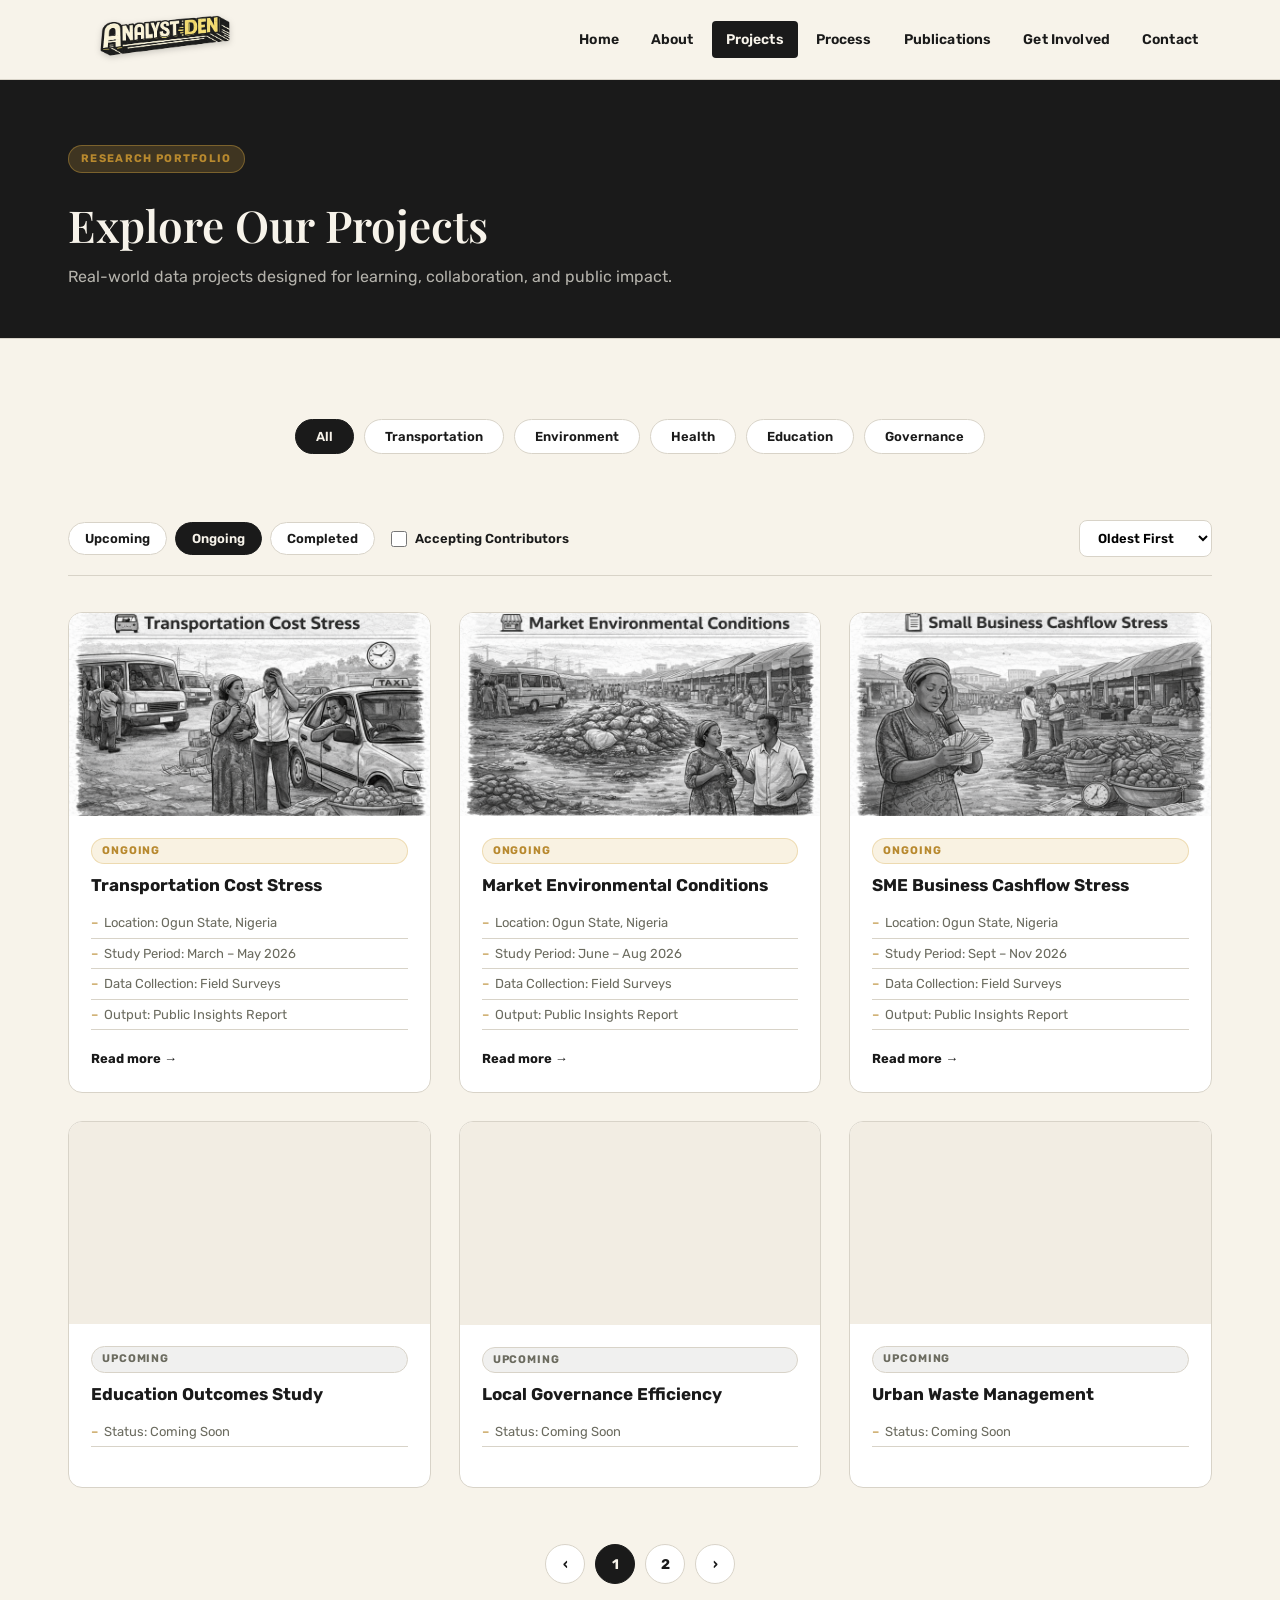
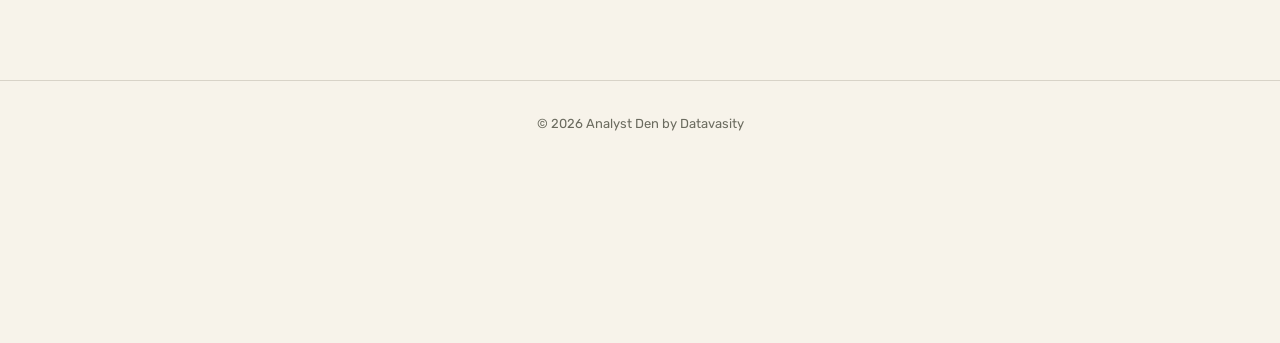
<file: p11.html>
<!DOCTYPE html><html><head><meta charset="UTF-8"/><meta http-equiv="refresh" content="0;url=pjt.html"/><title>Redirecting…</title></head><body><p>Redirecting… <a href="pjt.html">Click here</a></p></body></html>
</file>
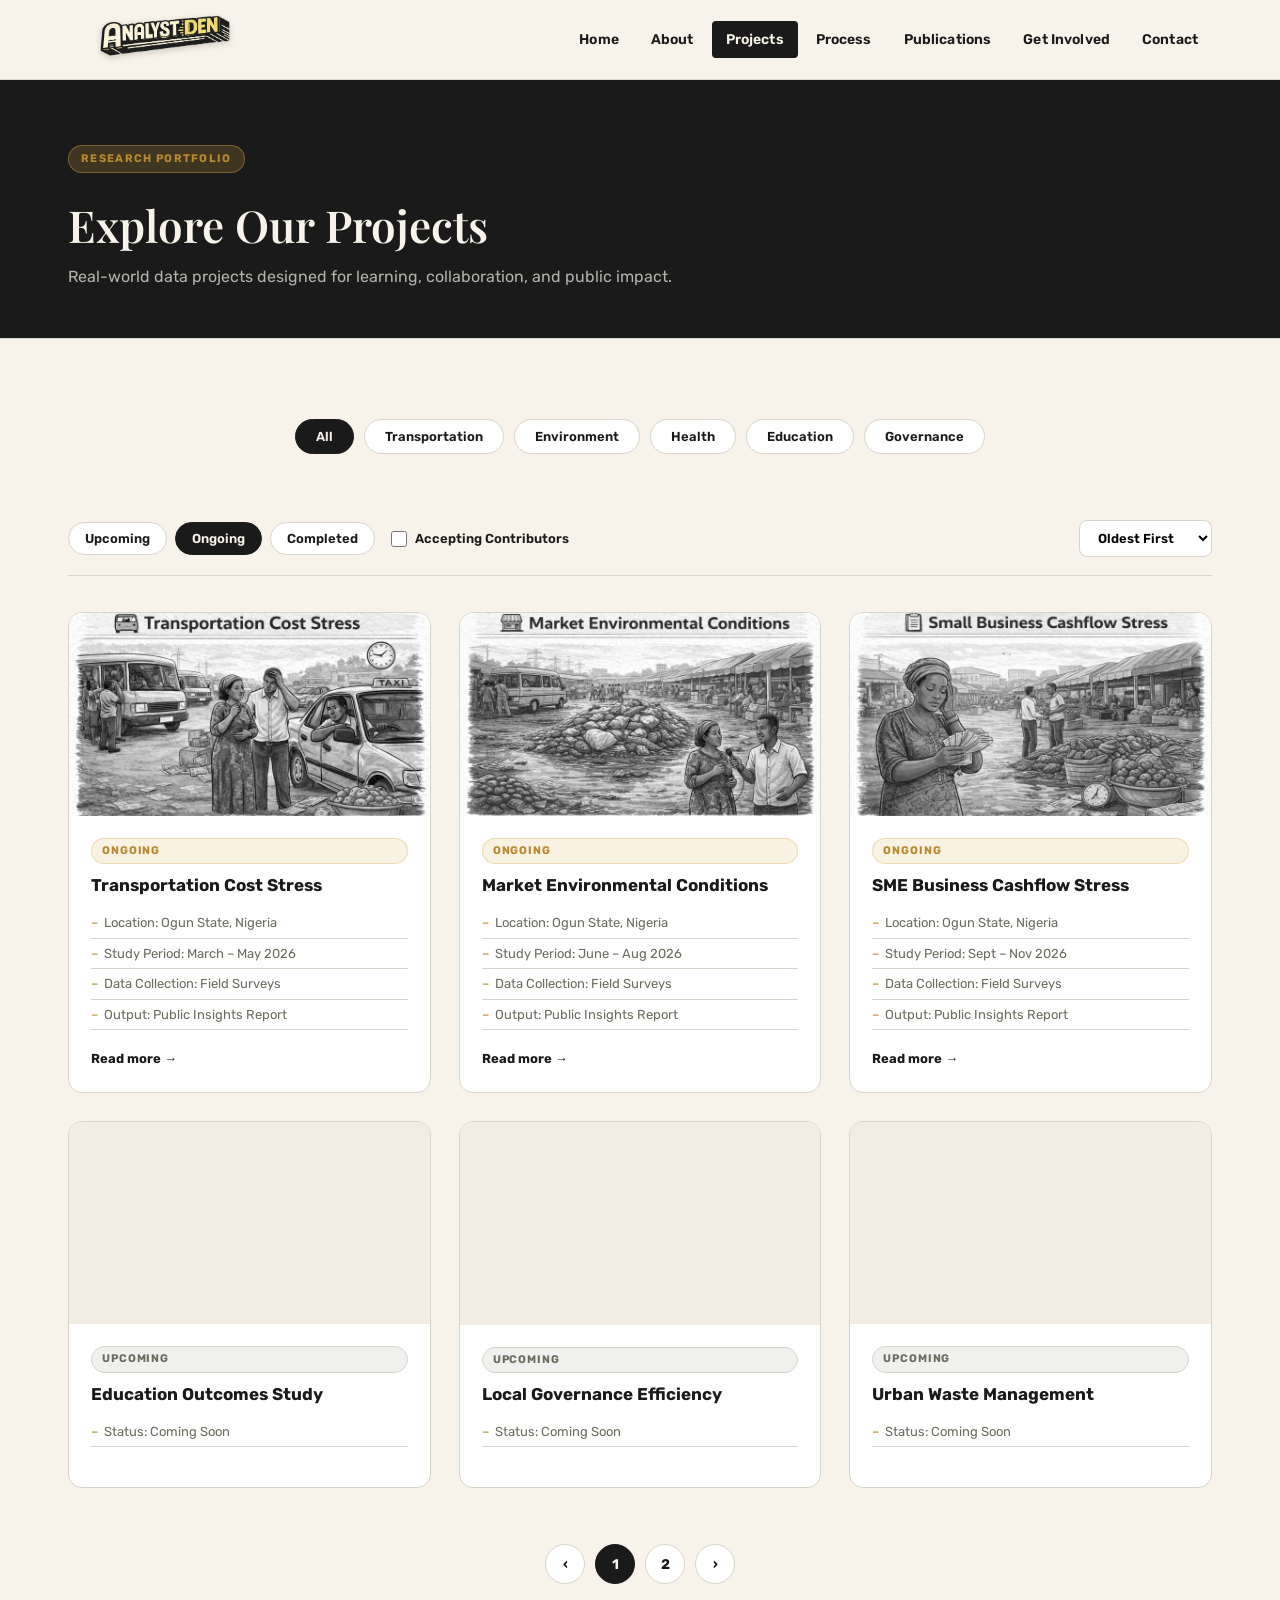
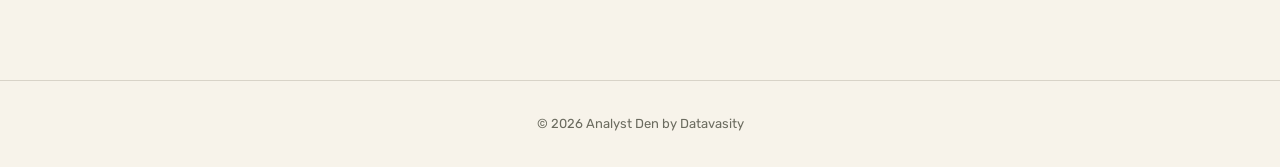
<file: pjt.html>
<!DOCTYPE html>
<html lang="en">
<head>
  <meta charset="UTF-8"/>
  <meta name="viewport" content="width=device-width, initial-scale=1.0"/>
  <title>Projects | Analyst Den</title>
  <link rel="stylesheet" href="styles.css"/>
</head>
<body>
<header class="site-header">
  <div class="container header-row">
    <a href="index.html"><img src="assets/analyst-den-logo-3d.png" class="logo-img" alt="Analyst Den Logo"></a>
    <nav class="main-nav">
      <a href="index.html">Home</a>
      <a href="about.html">About</a>
      <a href="pjt.html" class="active">Projects</a>
      <a href="process.html">Process</a>
      <a href="publications.html">Publications</a>
      <a href="get-involved.html">Get Involved</a>
      <a href="contact.html">Contact</a>
    </nav>
    <button class="menu-toggle" aria-label="Open menu">☰</button>
  </div>
</header>
<div class="mobile-menu">
  <button class="close-menu">✕</button>
  <a href="index.html">Home</a>
  <a href="about.html">About</a>
  <a href="pjt.html" class="active">Projects</a>
  <a href="process.html">Process</a>
  <a href="publications.html">Publications</a>
  <a href="get-involved.html">Get Involved</a>
  <a href="contact.html">Contact</a>
</div>

<div class="projects-page-hero">
  <div class="container">
    <span class="section-label" style="background:rgba(212,166,64,0.2);border-color:rgba(212,166,64,0.4);">Research Portfolio</span>
    <h2 style="margin-top:12px;">Explore Our Projects</h2>
    <p>Real-world data projects designed for learning, collaboration, and public impact.</p>
  </div>
</div>

<main>
  <section class="projects projects-page">
    <div class="container">

      <div class="categories projects-categories">
        <button class="active" data-category-filter="all">All</button>
        <button data-category-filter="Transportation">Transportation</button>
        <button data-category-filter="Environment">Environment</button>
        <button data-category-filter="Health">Health</button>
        <button data-category-filter="Education">Education</button>
        <button data-category-filter="Governance">Governance</button>
      </div>

      <div class="projects-controls">
        <div class="projects-controls-left">
          <div class="projects-status-filters">
            <button data-status-filter="upcoming">Upcoming</button>
            <button class="active" data-status-filter="ongoing">Ongoing</button>
            <button data-status-filter="completed">Completed</button>
          </div>
          <label class="projects-switch-label">
            <input type="checkbox" id="filter-contributors">
            <span>Accepting Contributors</span>
          </label>
        </div>
        <div class="projects-sort">
          <select id="projects-sort-select">
            <option value="Oldest">Oldest First</option>
            <option value="Newest">Newest First</option>
          </select>
        </div>
      </div>

      <div class="project-grid projects-grid">

        <div class="project-card" data-category="Transportation" data-status="ongoing" data-contributors="yes" data-date="2026-03-01">
          <div class="card-img" style="background-image:url('assets/trans.png');"></div>
          <div class="card-body">
            <span class="card-status ongoing">Ongoing</span>
            <h3>Transportation Cost Stress</h3>
            <ul>
              <li>Location: Ogun State, Nigeria</li>
              <li>Study Period: March – May 2026</li>
              <li>Data Collection: Field Surveys</li>
              <li>Output: Public Insights Report</li>
            </ul>
            <a href="red.html" class="read-more">Read more →</a>
          </div>
        </div>

        <div class="project-card" data-category="Environment" data-status="ongoing" data-contributors="no" data-date="2026-06-01">
          <div class="card-img" style="background-image:url('assets/mark.png');"></div>
          <div class="card-body">
            <span class="card-status ongoing">Ongoing</span>
            <h3>Market Environmental Conditions</h3>
            <ul>
              <li>Location: Ogun State, Nigeria</li>
              <li>Study Period: June – Aug 2026</li>
              <li>Data Collection: Field Surveys</li>
              <li>Output: Public Insights Report</li>
            </ul>
            <a href="red.html" class="read-more">Read more →</a>
          </div>
        </div>

        <div class="project-card" data-category="Health" data-status="ongoing" data-contributors="yes" data-date="2026-09-01">
          <div class="card-img" style="background-image:url('assets/buss.png');"></div>
          <div class="card-body">
            <span class="card-status ongoing">Ongoing</span>
            <h3>SME Business Cashflow Stress</h3>
            <ul>
              <li>Location: Ogun State, Nigeria</li>
              <li>Study Period: Sept – Nov 2026</li>
              <li>Data Collection: Field Surveys</li>
              <li>Output: Public Insights Report</li>
            </ul>
            <a href="red.html" class="read-more">Read more →</a>
          </div>
        </div>

        <div class="project-card" data-category="Education" data-status="upcoming" data-contributors="no" data-date="2026-12-01">
          <div class="card-img" style="background:var(--muted-bg);"></div>
          <div class="card-body">
            <span class="card-status upcoming">Upcoming</span>
            <h3>Education Outcomes Study</h3>
            <ul><li>Status: Coming Soon</li></ul>
          </div>
        </div>

        <div class="project-card" data-category="Governance" data-status="upcoming" data-contributors="no" data-date="2027-01-01">
          <div class="card-img" style="background:var(--muted-bg);"></div>
          <div class="card-body">
            <span class="card-status upcoming">Upcoming</span>
            <h3>Local Governance Efficiency</h3>
            <ul><li>Status: Coming Soon</li></ul>
          </div>
        </div>

        <div class="project-card" data-category="Environment" data-status="upcoming" data-contributors="no" data-date="2027-02-01">
          <div class="card-img" style="background:var(--muted-bg);"></div>
          <div class="card-body">
            <span class="card-status upcoming">Upcoming</span>
            <h3>Urban Waste Management</h3>
            <ul><li>Status: Coming Soon</li></ul>
          </div>
        </div>

        <div class="project-card" data-category="Health" data-status="upcoming" data-contributors="no" data-date="2027-03-01">
          <div class="card-img" style="background:var(--muted-bg);"></div>
          <div class="card-body">
            <span class="card-status upcoming">Upcoming</span>
            <h3>Community Health Access</h3>
            <ul><li>Status: Coming Soon</li></ul>
          </div>
        </div>

        <div class="project-card" data-category="Transportation" data-status="upcoming" data-contributors="no" data-date="2027-04-01">
          <div class="card-img" style="background:var(--muted-bg);"></div>
          <div class="card-body">
            <span class="card-status upcoming">Upcoming</span>
            <h3>Public Transport Efficiency</h3>
            <ul><li>Status: Coming Soon</li></ul>
          </div>
        </div>

        <div class="project-card" data-category="Education" data-status="upcoming" data-contributors="no" data-date="2027-05-01">
          <div class="card-img" style="background:var(--muted-bg);"></div>
          <div class="card-body">
            <span class="card-status upcoming">Upcoming</span>
            <h3>Digital Skills Adoption</h3>
            <ul><li>Status: Coming Soon</li></ul>
          </div>
        </div>

        <div class="project-card" data-category="Governance" data-status="upcoming" data-contributors="no" data-date="2027-06-01">
          <div class="card-img" style="background:var(--muted-bg);"></div>
          <div class="card-body">
            <span class="card-status upcoming">Upcoming</span>
            <h3>Public Finance Transparency</h3>
            <ul><li>Status: Coming Soon</li></ul>
          </div>
        </div>

      </div>

      <div class="pagination projects-pagination">
        <button data-page="prev">‹</button>
        <button class="active" data-page="1">1</button>
        <button data-page="2">2</button>
        <button data-page="next">›</button>
      </div>

    </div>
  </section>
</main>

<footer class="site-footer"><p>© 2026 Analyst Den by Datavasity</p></footer>
<script src="script.js"></script>
</body>
</html>
</file>
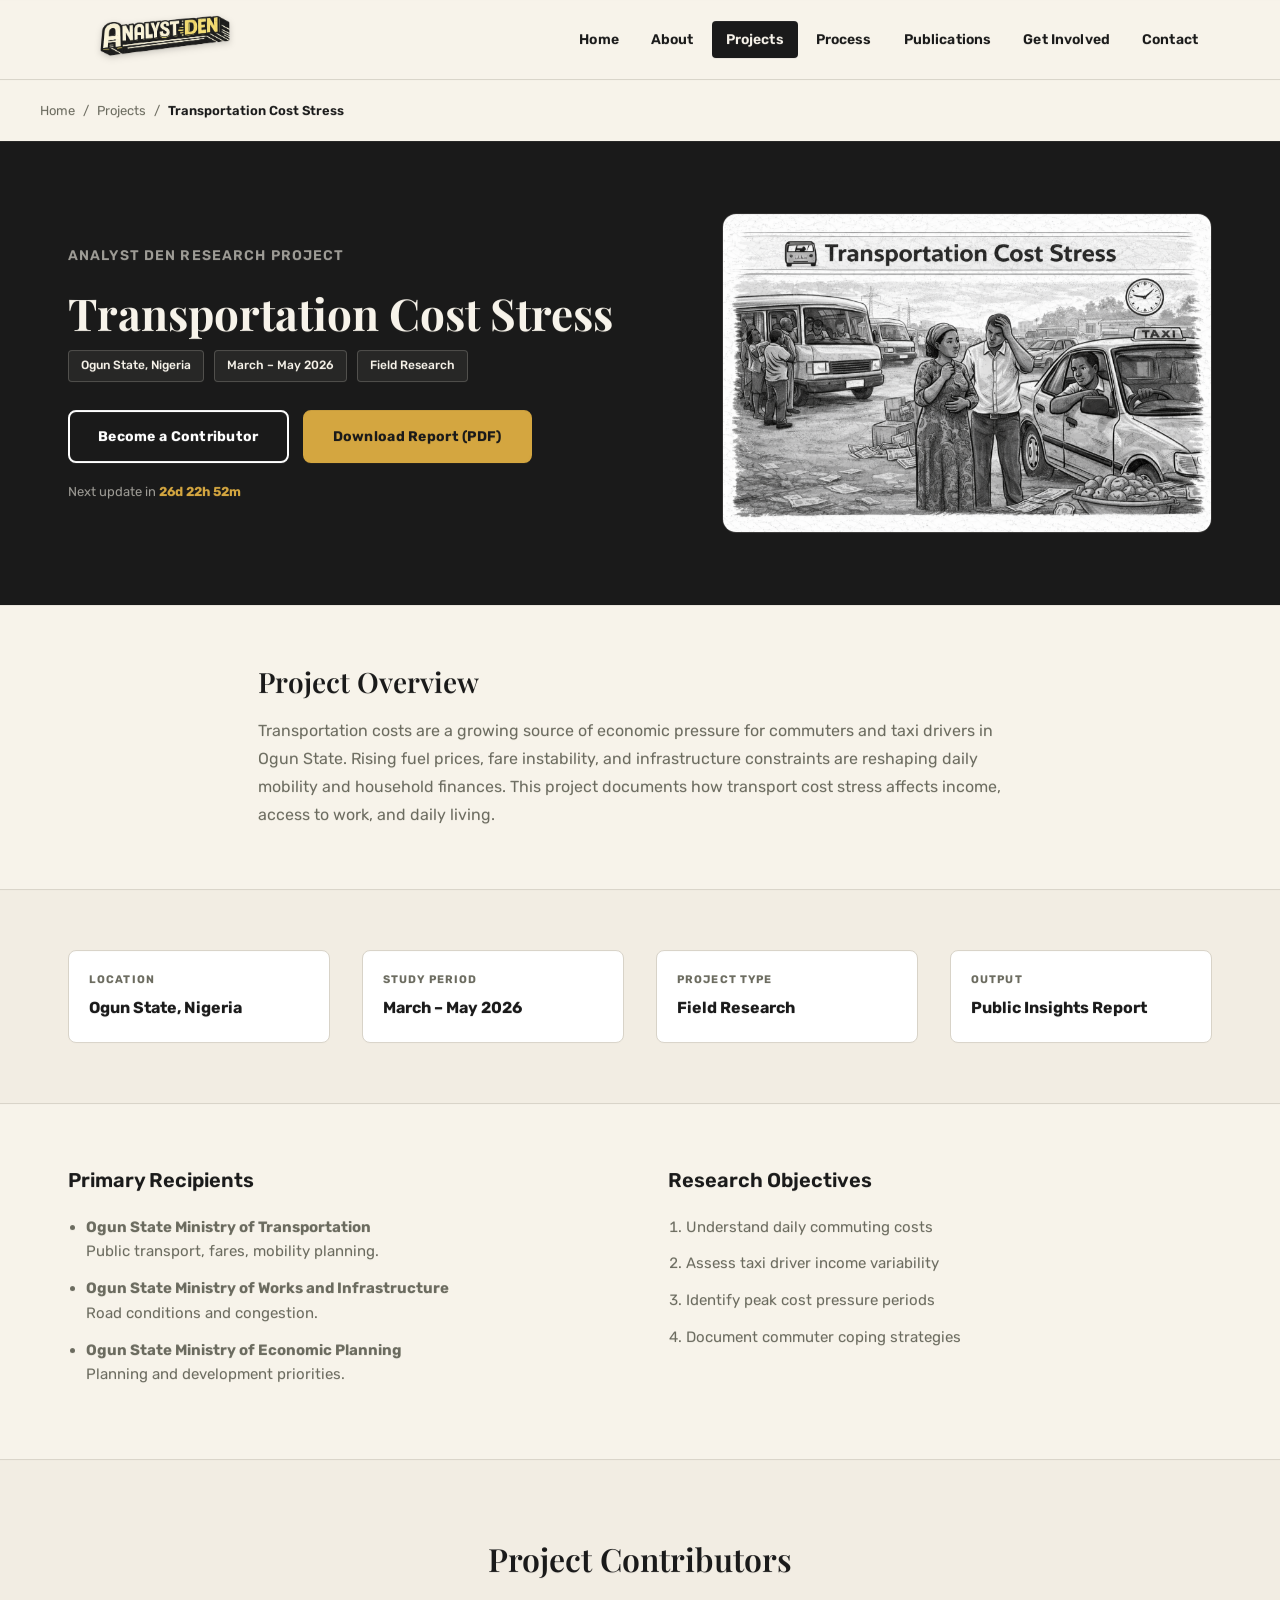
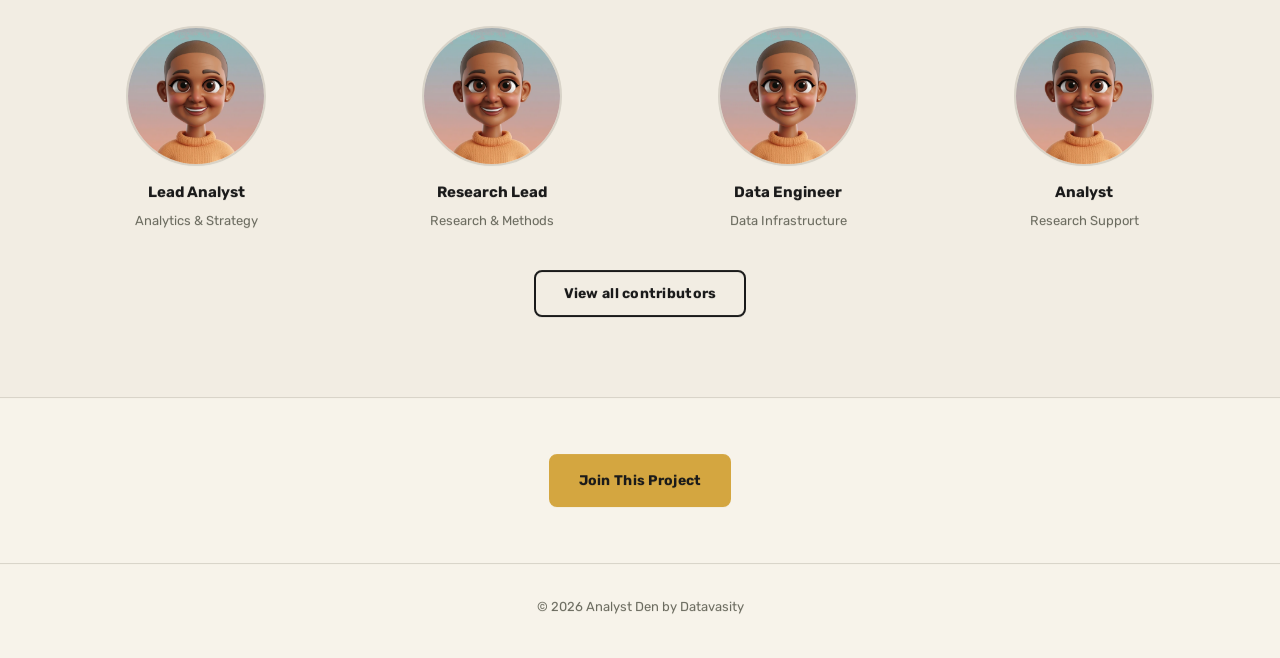
<file: pp.html>
<!DOCTYPE html><html><head><meta charset="UTF-8"/><meta http-equiv="refresh" content="0;url=red.html"/><title>Redirecting…</title></head><body><p>Redirecting… <a href="red.html">Click here</a></p></body></html>
</file>
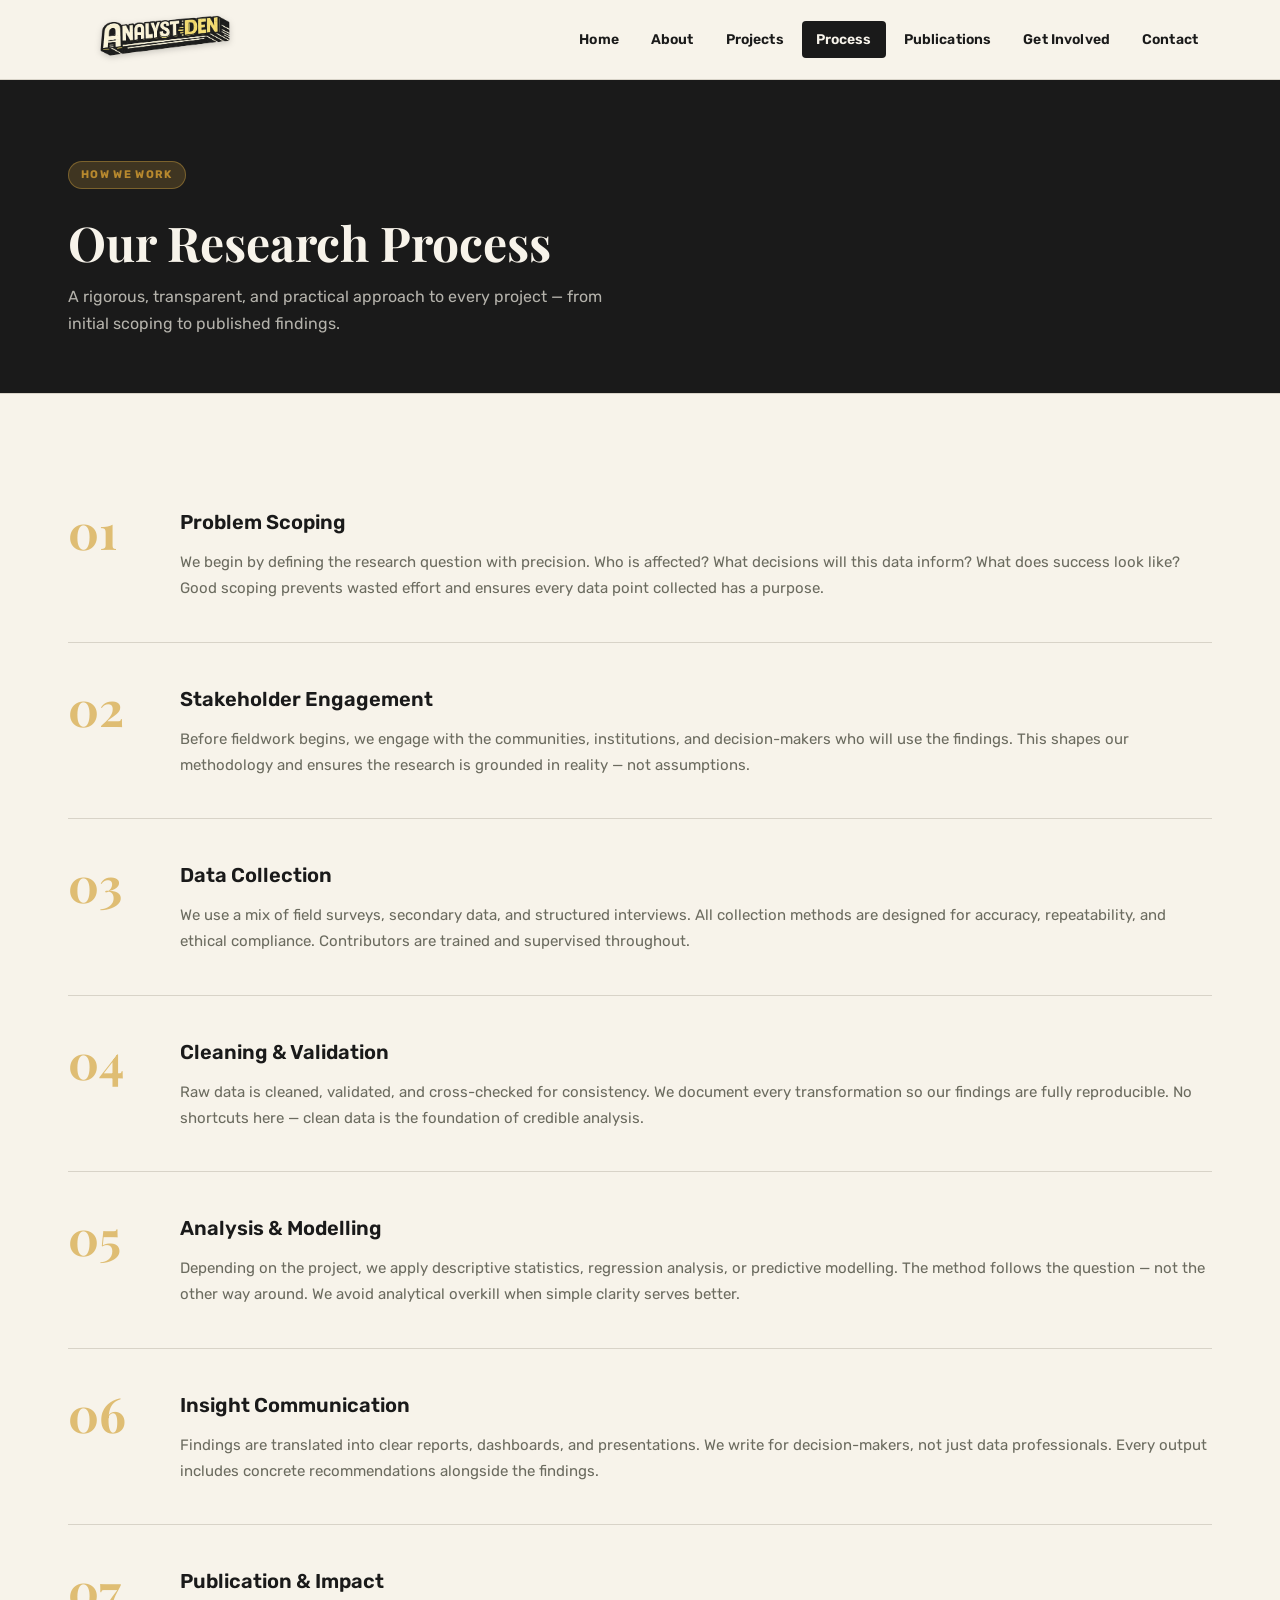
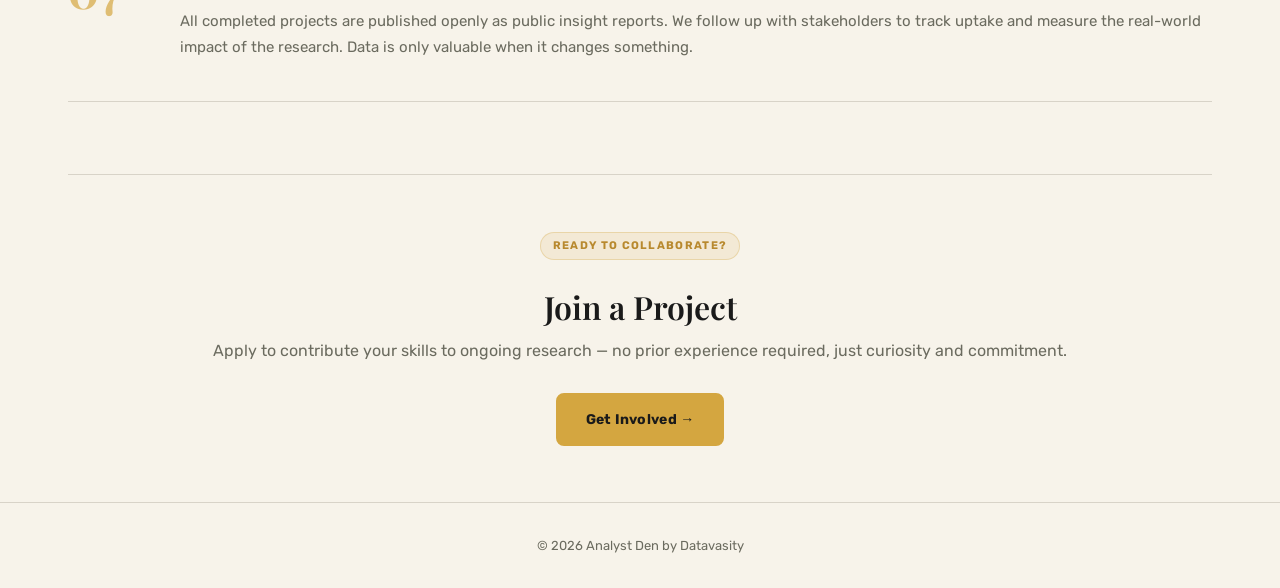
<file: process.html>
<!DOCTYPE html>
<html lang="en">
<head>
  <meta charset="UTF-8"/>
  <meta name="viewport" content="width=device-width, initial-scale=1.0"/>
  <title>Our Process | Analyst Den</title>
  <link rel="stylesheet" href="styles.css"/>
</head>
<body>
<header class="site-header">
  <div class="container header-row">
    <a href="index.html"><img src="assets/analyst-den-logo-3d.png" class="logo-img" alt="Analyst Den Logo"></a>
    <nav class="main-nav">
      <a href="index.html">Home</a>
      <a href="about.html">About</a>
      <a href="pjt.html">Projects</a>
      <a href="process.html" class="active">Process</a>
      <a href="publications.html">Publications</a>
      <a href="get-involved.html">Get Involved</a>
      <a href="contact.html">Contact</a>
    </nav>
    <button class="menu-toggle" aria-label="Open menu">☰</button>
  </div>
</header>
<div class="mobile-menu">
  <button class="close-menu">✕</button>
  <a href="index.html">Home</a>
  <a href="about.html">About</a>
  <a href="pjt.html">Projects</a>
  <a href="process.html" class="active">Process</a>
  <a href="publications.html">Publications</a>
  <a href="get-involved.html">Get Involved</a>
  <a href="contact.html">Contact</a>
</div>

<div class="simple-page-hero">
  <div class="container">
    <span class="section-label" style="background:rgba(212,166,64,0.2);border-color:rgba(212,166,64,0.4);">How We Work</span>
    <h1 style="margin-top:12px;">Our Research Process</h1>
    <p>A rigorous, transparent, and practical approach to every project — from initial scoping to published findings.</p>
  </div>
</div>

<main class="container">
  <section class="process-steps">

    <div class="process-step">
      <div class="step-number">01</div>
      <div class="step-content">
        <h3>Problem Scoping</h3>
        <p>We begin by defining the research question with precision. Who is affected? What decisions will this data inform? What does success look like? Good scoping prevents wasted effort and ensures every data point collected has a purpose.</p>
      </div>
    </div>

    <div class="process-step">
      <div class="step-number">02</div>
      <div class="step-content">
        <h3>Stakeholder Engagement</h3>
        <p>Before fieldwork begins, we engage with the communities, institutions, and decision-makers who will use the findings. This shapes our methodology and ensures the research is grounded in reality — not assumptions.</p>
      </div>
    </div>

    <div class="process-step">
      <div class="step-number">03</div>
      <div class="step-content">
        <h3>Data Collection</h3>
        <p>We use a mix of field surveys, secondary data, and structured interviews. All collection methods are designed for accuracy, repeatability, and ethical compliance. Contributors are trained and supervised throughout.</p>
      </div>
    </div>

    <div class="process-step">
      <div class="step-number">04</div>
      <div class="step-content">
        <h3>Cleaning &amp; Validation</h3>
        <p>Raw data is cleaned, validated, and cross-checked for consistency. We document every transformation so our findings are fully reproducible. No shortcuts here — clean data is the foundation of credible analysis.</p>
      </div>
    </div>

    <div class="process-step">
      <div class="step-number">05</div>
      <div class="step-content">
        <h3>Analysis &amp; Modelling</h3>
        <p>Depending on the project, we apply descriptive statistics, regression analysis, or predictive modelling. The method follows the question — not the other way around. We avoid analytical overkill when simple clarity serves better.</p>
      </div>
    </div>

    <div class="process-step">
      <div class="step-number">06</div>
      <div class="step-content">
        <h3>Insight Communication</h3>
        <p>Findings are translated into clear reports, dashboards, and presentations. We write for decision-makers, not just data professionals. Every output includes concrete recommendations alongside the findings.</p>
      </div>
    </div>

    <div class="process-step">
      <div class="step-number">07</div>
      <div class="step-content">
        <h3>Publication &amp; Impact</h3>
        <p>All completed projects are published openly as public insight reports. We follow up with stakeholders to track uptake and measure the real-world impact of the research. Data is only valuable when it changes something.</p>
      </div>
    </div>

  </section>

  <section style="text-align:center; padding:56px 0; border-top:1.5px solid var(--border);">
    <span class="section-label">Ready to collaborate?</span>
    <h2 style="font-size:32px; margin:14px 0 12px;">Join a Project</h2>
    <p style="margin-bottom:28px;">Apply to contribute your skills to ongoing research — no prior experience required, just curiosity and commitment.</p>
    <a href="get-involved.html" class="btn primary">Get Involved →</a>
  </section>
</main>

<footer class="site-footer"><p>© 2026 Analyst Den by Datavasity</p></footer>
<script src="script.js"></script>
</body>
</html>
</file>
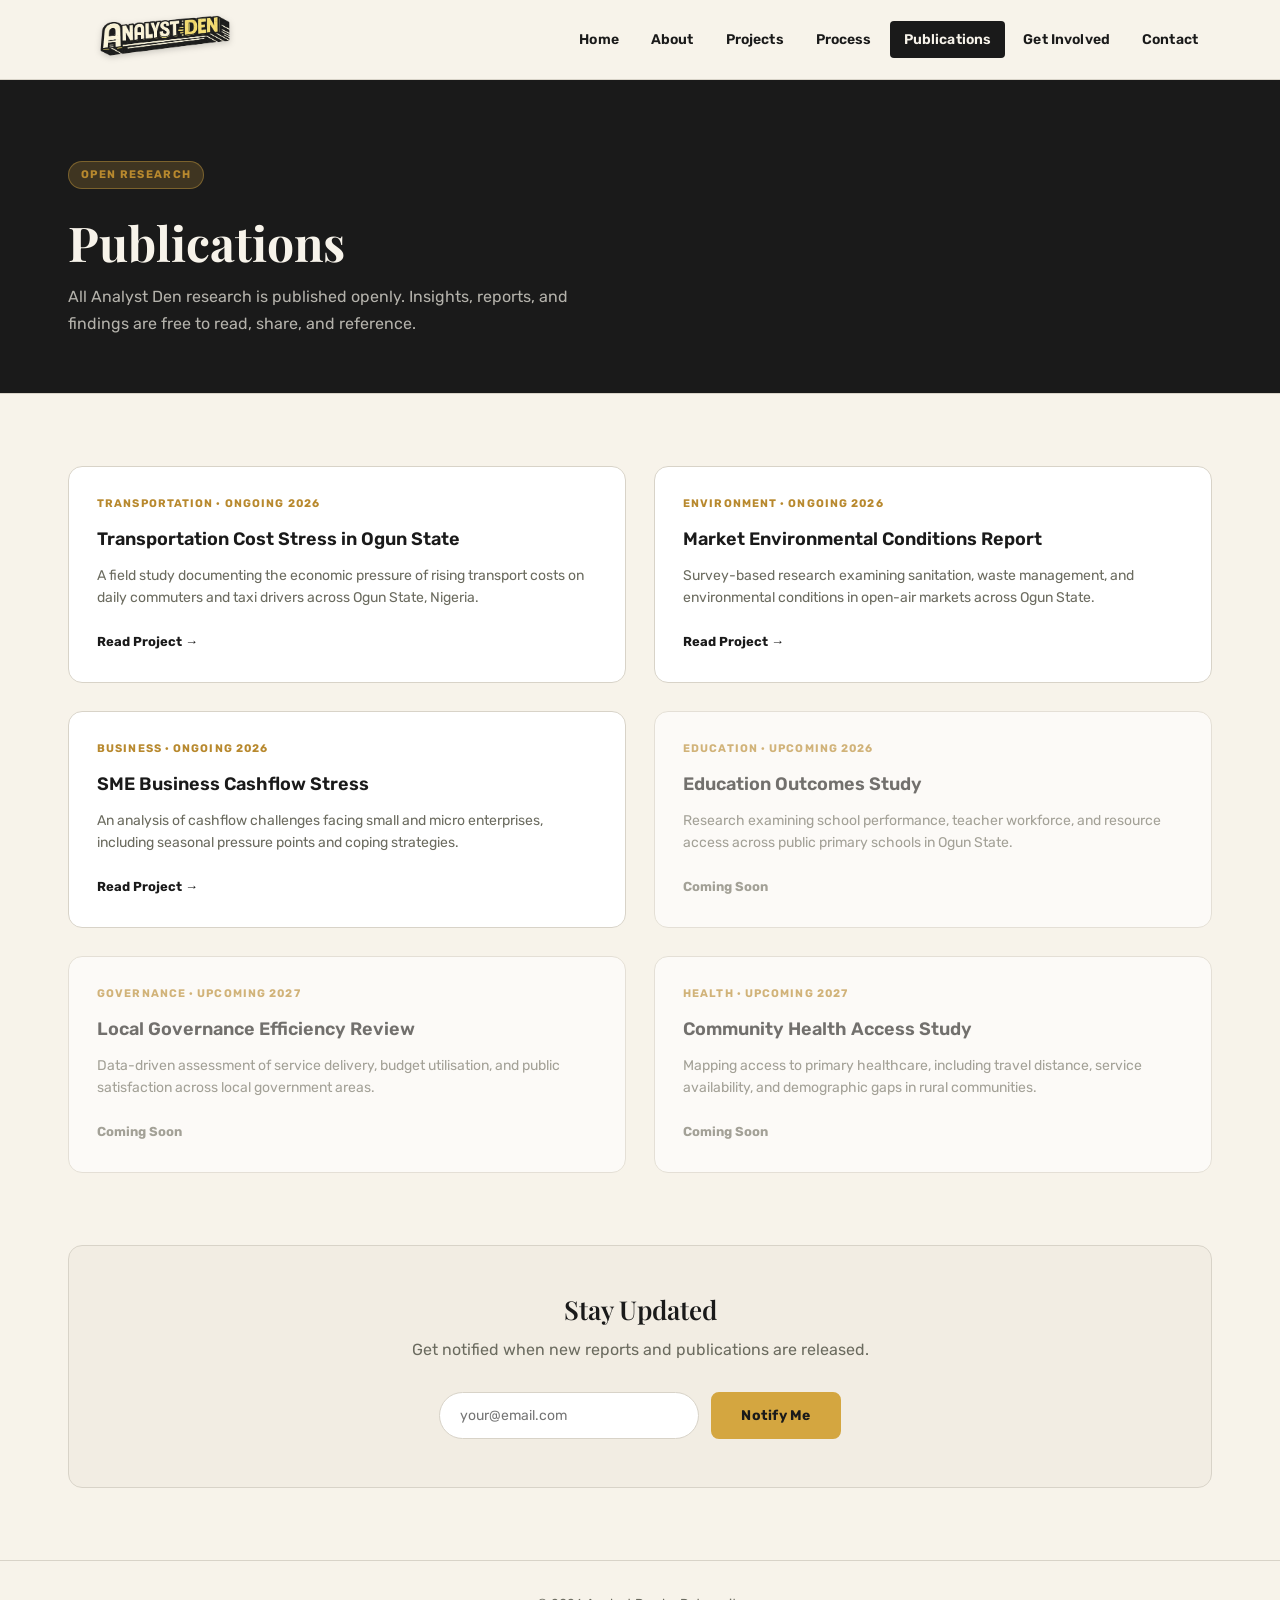
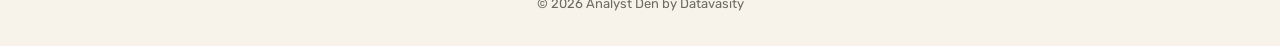
<file: publications.html>
<!DOCTYPE html>
<html lang="en">
<head>
  <meta charset="UTF-8"/>
  <meta name="viewport" content="width=device-width, initial-scale=1.0"/>
  <title>Publications | Analyst Den</title>
  <link rel="stylesheet" href="styles.css"/>
</head>
<body>
<header class="site-header">
  <div class="container header-row">
    <a href="index.html"><img src="assets/analyst-den-logo-3d.png" class="logo-img" alt="Analyst Den Logo"></a>
    <nav class="main-nav">
      <a href="index.html">Home</a>
      <a href="about.html">About</a>
      <a href="pjt.html">Projects</a>
      <a href="process.html">Process</a>
      <a href="publications.html" class="active">Publications</a>
      <a href="get-involved.html">Get Involved</a>
      <a href="contact.html">Contact</a>
    </nav>
    <button class="menu-toggle" aria-label="Open menu">☰</button>
  </div>
</header>
<div class="mobile-menu">
  <button class="close-menu">✕</button>
  <a href="index.html">Home</a>
  <a href="about.html">About</a>
  <a href="pjt.html">Projects</a>
  <a href="process.html">Process</a>
  <a href="publications.html" class="active">Publications</a>
  <a href="get-involved.html">Get Involved</a>
  <a href="contact.html">Contact</a>
</div>

<div class="simple-page-hero">
  <div class="container">
    <span class="section-label" style="background:rgba(212,166,64,0.2);border-color:rgba(212,166,64,0.4);">Open Research</span>
    <h1 style="margin-top:12px;">Publications</h1>
    <p>All Analyst Den research is published openly. Insights, reports, and findings are free to read, share, and reference.</p>
  </div>
</div>

<main class="container">
  <div class="publications-grid" style="padding:72px 0;">

    <div class="pub-card">
      <span class="pub-tag">Transportation · Ongoing 2026</span>
      <h3>Transportation Cost Stress in Ogun State</h3>
      <p>A field study documenting the economic pressure of rising transport costs on daily commuters and taxi drivers across Ogun State, Nigeria.</p>
      <a href="red.html" class="read-link">Read Project →</a>
    </div>

    <div class="pub-card">
      <span class="pub-tag">Environment · Ongoing 2026</span>
      <h3>Market Environmental Conditions Report</h3>
      <p>Survey-based research examining sanitation, waste management, and environmental conditions in open-air markets across Ogun State.</p>
      <a href="red.html" class="read-link">Read Project →</a>
    </div>

    <div class="pub-card">
      <span class="pub-tag">Business · Ongoing 2026</span>
      <h3>SME Business Cashflow Stress</h3>
      <p>An analysis of cashflow challenges facing small and micro enterprises, including seasonal pressure points and coping strategies.</p>
      <a href="red.html" class="read-link">Read Project →</a>
    </div>

    <div class="pub-card" style="opacity:0.6;">
      <span class="pub-tag">Education · Upcoming 2026</span>
      <h3>Education Outcomes Study</h3>
      <p>Research examining school performance, teacher workforce, and resource access across public primary schools in Ogun State.</p>
      <span class="read-link" style="color:var(--mid); cursor:default;">Coming Soon</span>
    </div>

    <div class="pub-card" style="opacity:0.6;">
      <span class="pub-tag">Governance · Upcoming 2027</span>
      <h3>Local Governance Efficiency Review</h3>
      <p>Data-driven assessment of service delivery, budget utilisation, and public satisfaction across local government areas.</p>
      <span class="read-link" style="color:var(--mid); cursor:default;">Coming Soon</span>
    </div>

    <div class="pub-card" style="opacity:0.6;">
      <span class="pub-tag">Health · Upcoming 2027</span>
      <h3>Community Health Access Study</h3>
      <p>Mapping access to primary healthcare, including travel distance, service availability, and demographic gaps in rural communities.</p>
      <span class="read-link" style="color:var(--mid); cursor:default;">Coming Soon</span>
    </div>

  </div>

  <section style="background:var(--muted-bg); border:1.5px solid var(--border); border-radius:var(--radius-lg); padding:48px; text-align:center; margin-bottom:72px;">
    <h2 style="font-size:26px; margin-bottom:12px;">Stay Updated</h2>
    <p style="margin-bottom:28px;">Get notified when new reports and publications are released.</p>
    <form class="notify-form" style="display:flex; gap:12px; justify-content:center; flex-wrap:wrap;">
      <input type="email" placeholder="your@email.com" required style="padding:12px 20px; border-radius:var(--radius-full); border:1.5px solid var(--border); font-size:14px; min-width:260px; font-family:var(--font-body);">
      <button type="submit" class="btn primary">Notify Me</button>
    </form>
  </section>
</main>

<footer class="site-footer"><p>© 2026 Analyst Den by Datavasity</p></footer>
<script src="script.js"></script>
</body>
</html>
</file>
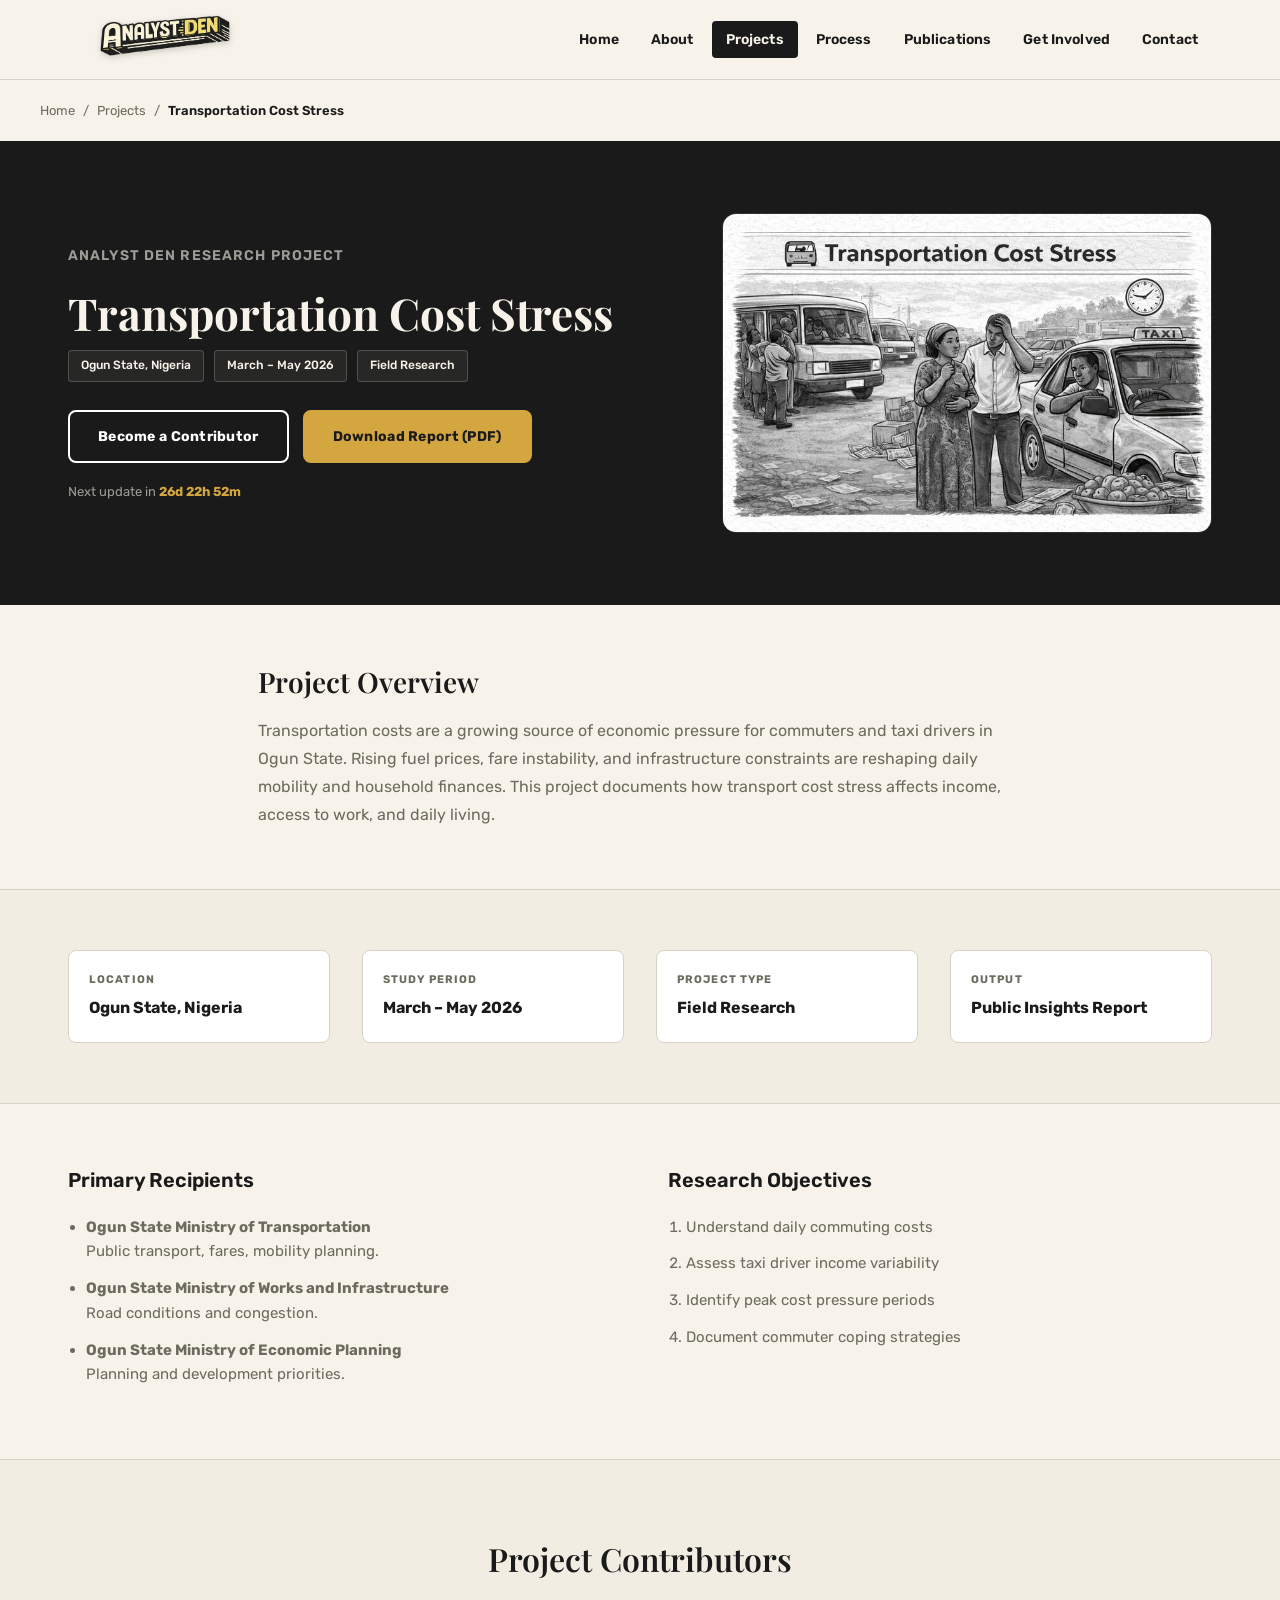
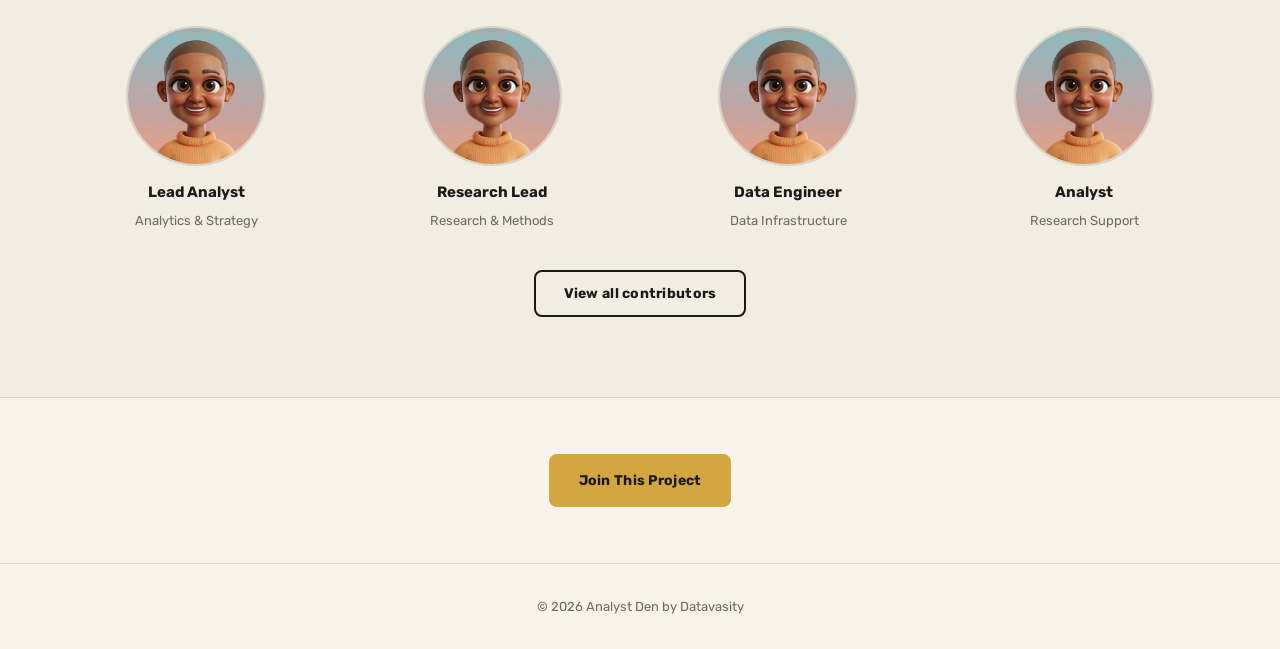
<file: red.html>
<!DOCTYPE html>
<html lang="en">
<head>
  <meta charset="UTF-8"/>
  <meta name="viewport" content="width=device-width, initial-scale=1.0"/>
  <title>Transportation Cost Stress | Analyst Den</title>
  <link rel="stylesheet" href="styles.css"/>
</head>
<body>
<header class="site-header">
  <div class="container header-row">
    <a href="index.html"><img src="assets/analyst-den-logo-3d.png" class="logo-img" alt="Analyst Den Logo"></a>
    <nav class="main-nav">
      <a href="index.html">Home</a>
      <a href="about.html">About</a>
      <a href="pjt.html" class="active">Projects</a>
      <a href="process.html">Process</a>
      <a href="publications.html">Publications</a>
      <a href="get-involved.html">Get Involved</a>
      <a href="contact.html">Contact</a>
    </nav>
    <button class="menu-toggle" aria-label="Open menu">☰</button>
  </div>
</header>
<div class="mobile-menu">
  <button class="close-menu">✕</button>
  <a href="index.html">Home</a>
  <a href="about.html">About</a>
  <a href="pjt.html" class="active">Projects</a>
  <a href="process.html">Process</a>
  <a href="publications.html">Publications</a>
  <a href="get-involved.html">Get Involved</a>
  <a href="contact.html">Contact</a>
</div>

<nav class="breadcrumb container">
  <a href="index.html">Home</a> /
  <a href="pjt.html">Projects</a> /
  <span>Transportation Cost Stress</span>
</nav>

<main class="ad-project">
  <section class="ad-project-hero">
    <div class="ad-project-wrap">
      <div class="ad-project-text">
        <p class="ad-project-subtitle">Analyst Den Research Project</p>
        <h1>Transportation Cost Stress</h1>
        <div class="ad-project-meta">
          <span>Ogun State, Nigeria</span>
          <span>March – May 2026</span>
          <span>Field Research</span>
        </div>
        <div class="ad-project-cta">
          <a href="get-involved.html" class="btn white">Become a Contributor</a>
          <a href="assets/report.pdf" class="btn primary" download>Download Report (PDF)</a>
        </div>
        <div class="ad-project-countdown">
          <span>Next update in </span><span id="countdown-timer">Loading…</span>
        </div>
      </div>
      <div class="ad-project-media">
        <img src="assets/trans.png" alt="Transportation illustration">
      </div>
    </div>
  </section>

  <section class="ad-project-section">
    <div class="ad-project-narrow">
      <h2>Project Overview</h2>
      <p>Transportation costs are a growing source of economic pressure for commuters and taxi drivers in Ogun State. Rising fuel prices, fare instability, and infrastructure constraints are reshaping daily mobility and household finances. This project documents how transport cost stress affects income, access to work, and daily living.</p>
    </div>
  </section>

  <section class="ad-project-section ad-muted">
    <div class="ad-project-details">
      <div><strong>Location</strong><span>Ogun State, Nigeria</span></div>
      <div><strong>Study Period</strong><span>March – May 2026</span></div>
      <div><strong>Project Type</strong><span>Field Research</span></div>
      <div><strong>Output</strong><span>Public Insights Report</span></div>
    </div>
  </section>

  <section class="ad-project-section">
    <div class="ad-project-grid">
      <div>
        <h3>Primary Recipients</h3>
        <ul>
          <li><strong>Ogun State Ministry of Transportation</strong><br>Public transport, fares, mobility planning.</li>
          <li style="margin-top:12px;"><strong>Ogun State Ministry of Works and Infrastructure</strong><br>Road conditions and congestion.</li>
          <li style="margin-top:12px;"><strong>Ogun State Ministry of Economic Planning</strong><br>Planning and development priorities.</li>
        </ul>
      </div>
      <div>
        <h3>Research Objectives</h3>
        <ol>
          <li>Understand daily commuting costs</li>
          <li>Assess taxi driver income variability</li>
          <li>Identify peak cost pressure periods</li>
          <li>Document commuter coping strategies</li>
        </ol>
      </div>
    </div>
  </section>
</main>

<section class="team-section">
  <h2>Project Contributors</h2>
  <div class="team-fullwidth">
    <div class="team-grid">
      <div class="team-card">
        <div class="team-photo"><img src="assets/avatars/avatar-1.png" alt="Lead Analyst"><div class="team-hover"><p>Applied analytics and public sector research.</p></div></div>
        <h4>Lead Analyst</h4><span>Analytics &amp; Strategy</span>
      </div>
      <div class="team-card">
        <div class="team-photo"><img src="assets/avatars/avatar-2.png" alt="Research Lead"><div class="team-hover"><p>Research design, surveys, and validation.</p></div></div>
        <h4>Research Lead</h4><span>Research &amp; Methods</span>
      </div>
      <div class="team-card">
        <div class="team-photo"><img src="assets/avatars/avatar-2.png" alt="Data Engineer"><div class="team-hover"><p>Data pipelines and dashboards.</p></div></div>
        <h4>Data Engineer</h4><span>Data Infrastructure</span>
      </div>
      <div class="team-card">
        <div class="team-photo"><img src="assets/avatars/avatar-3.png" alt="Analyst"><div class="team-hover"><p>Policy and community insights.</p></div></div>
        <h4>Analyst</h4><span>Research Support</span>
      </div>
      <div class="team-card">
        <div class="team-photo"><img src="assets/avatars/avatar-2.png" alt="Insights Lead"><div class="team-hover"><p>Storytelling and insight communication.</p></div></div>
        <h4>Insights Lead</h4><span>Storytelling &amp; Impact</span>
      </div>
      <div class="team-card">
        <div class="team-photo"><img src="assets/avatars/avatar-1.png" alt="Analyst"><div class="team-hover"><p>Analysis and reporting support.</p></div></div>
        <h4>Analyst</h4><span>Data Analysis</span>
      </div>
    </div>
  </div>
</section>

<section style="padding:56px 0; text-align:center; background:var(--cream);">
  <a href="get-involved.html" class="btn primary">Join This Project</a>
</section>

<footer class="site-footer"><p>© 2026 Analyst Den by Datavasity</p></footer>
<script src="script.js"></script>
</body>
</html>
</file>
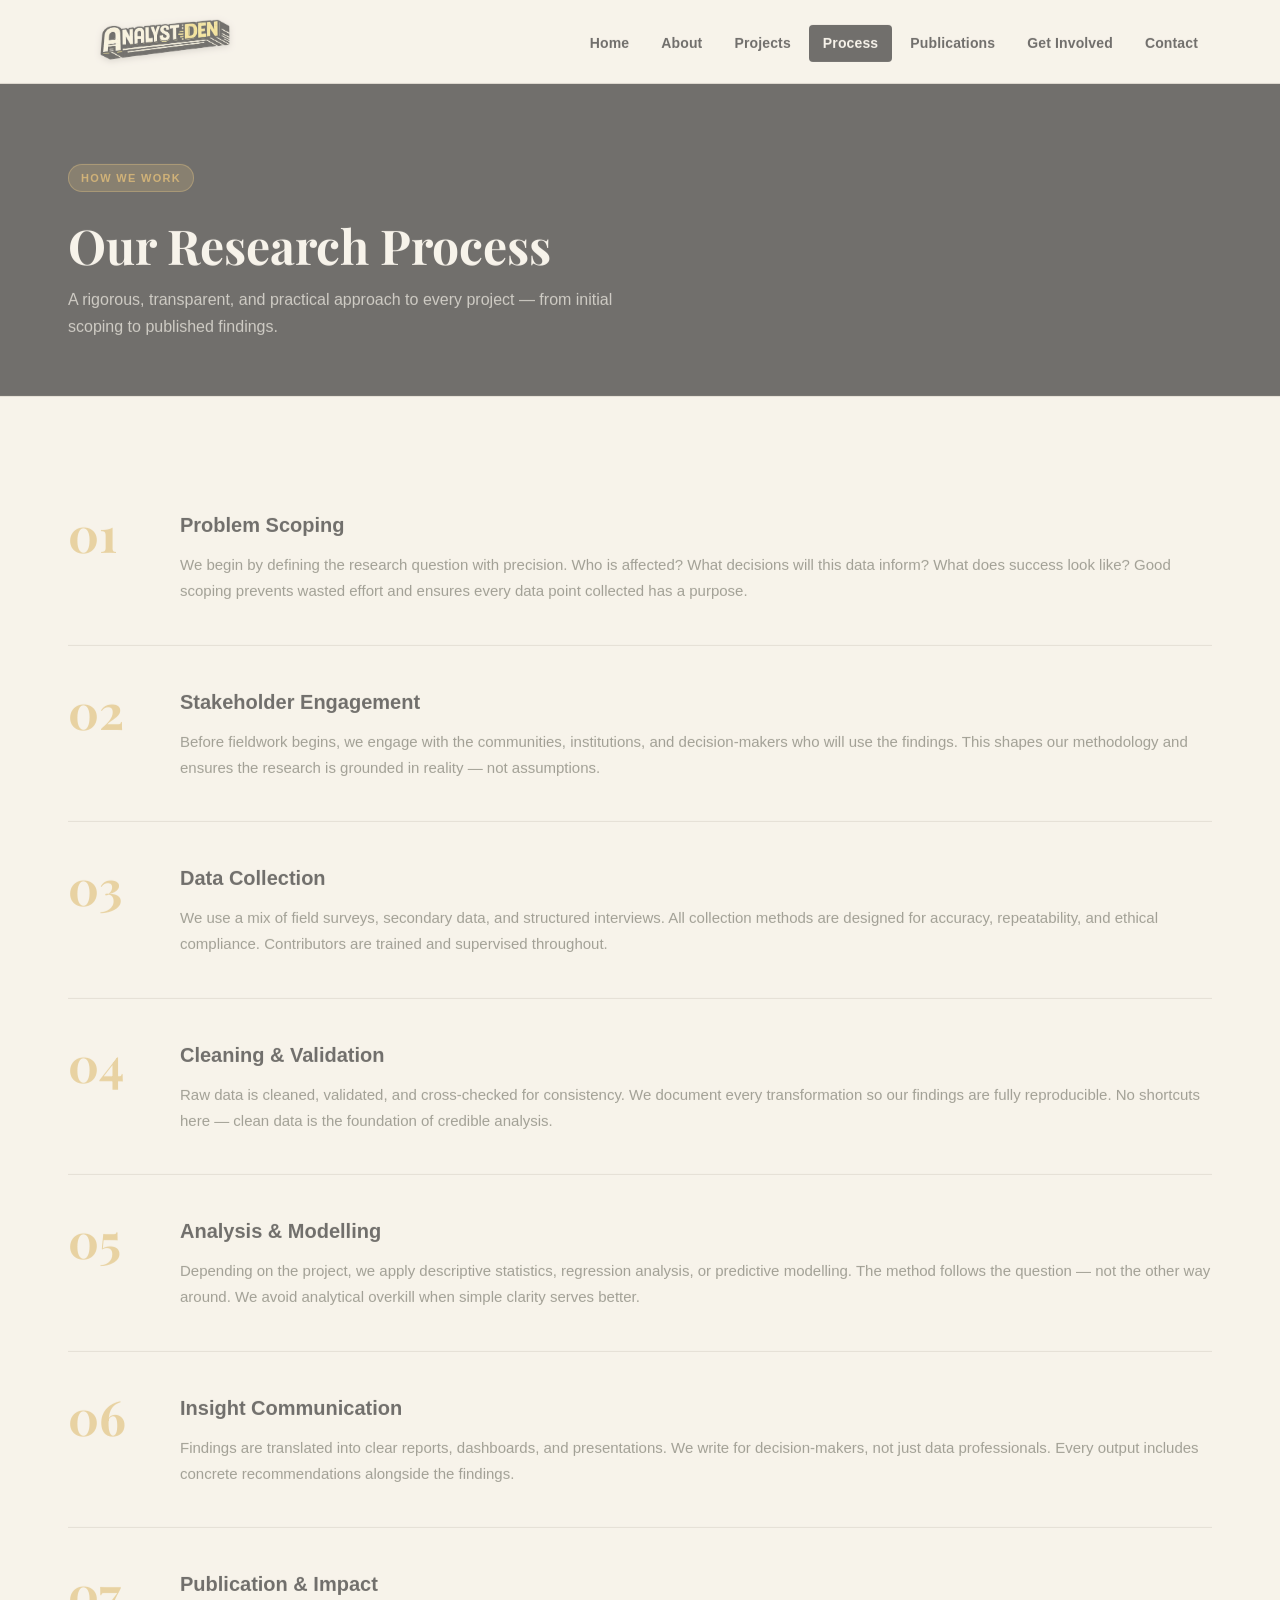
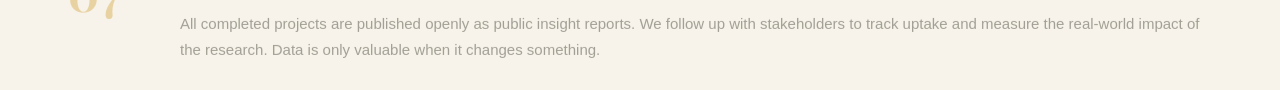
<file: uc.html>
<!DOCTYPE html><html><head><meta charset="UTF-8"/><meta http-equiv="refresh" content="0;url=process.html"/><title>Redirecting…</title></head><body><p>Redirecting… <a href="process.html">Click here</a></p></body></html>
</file>
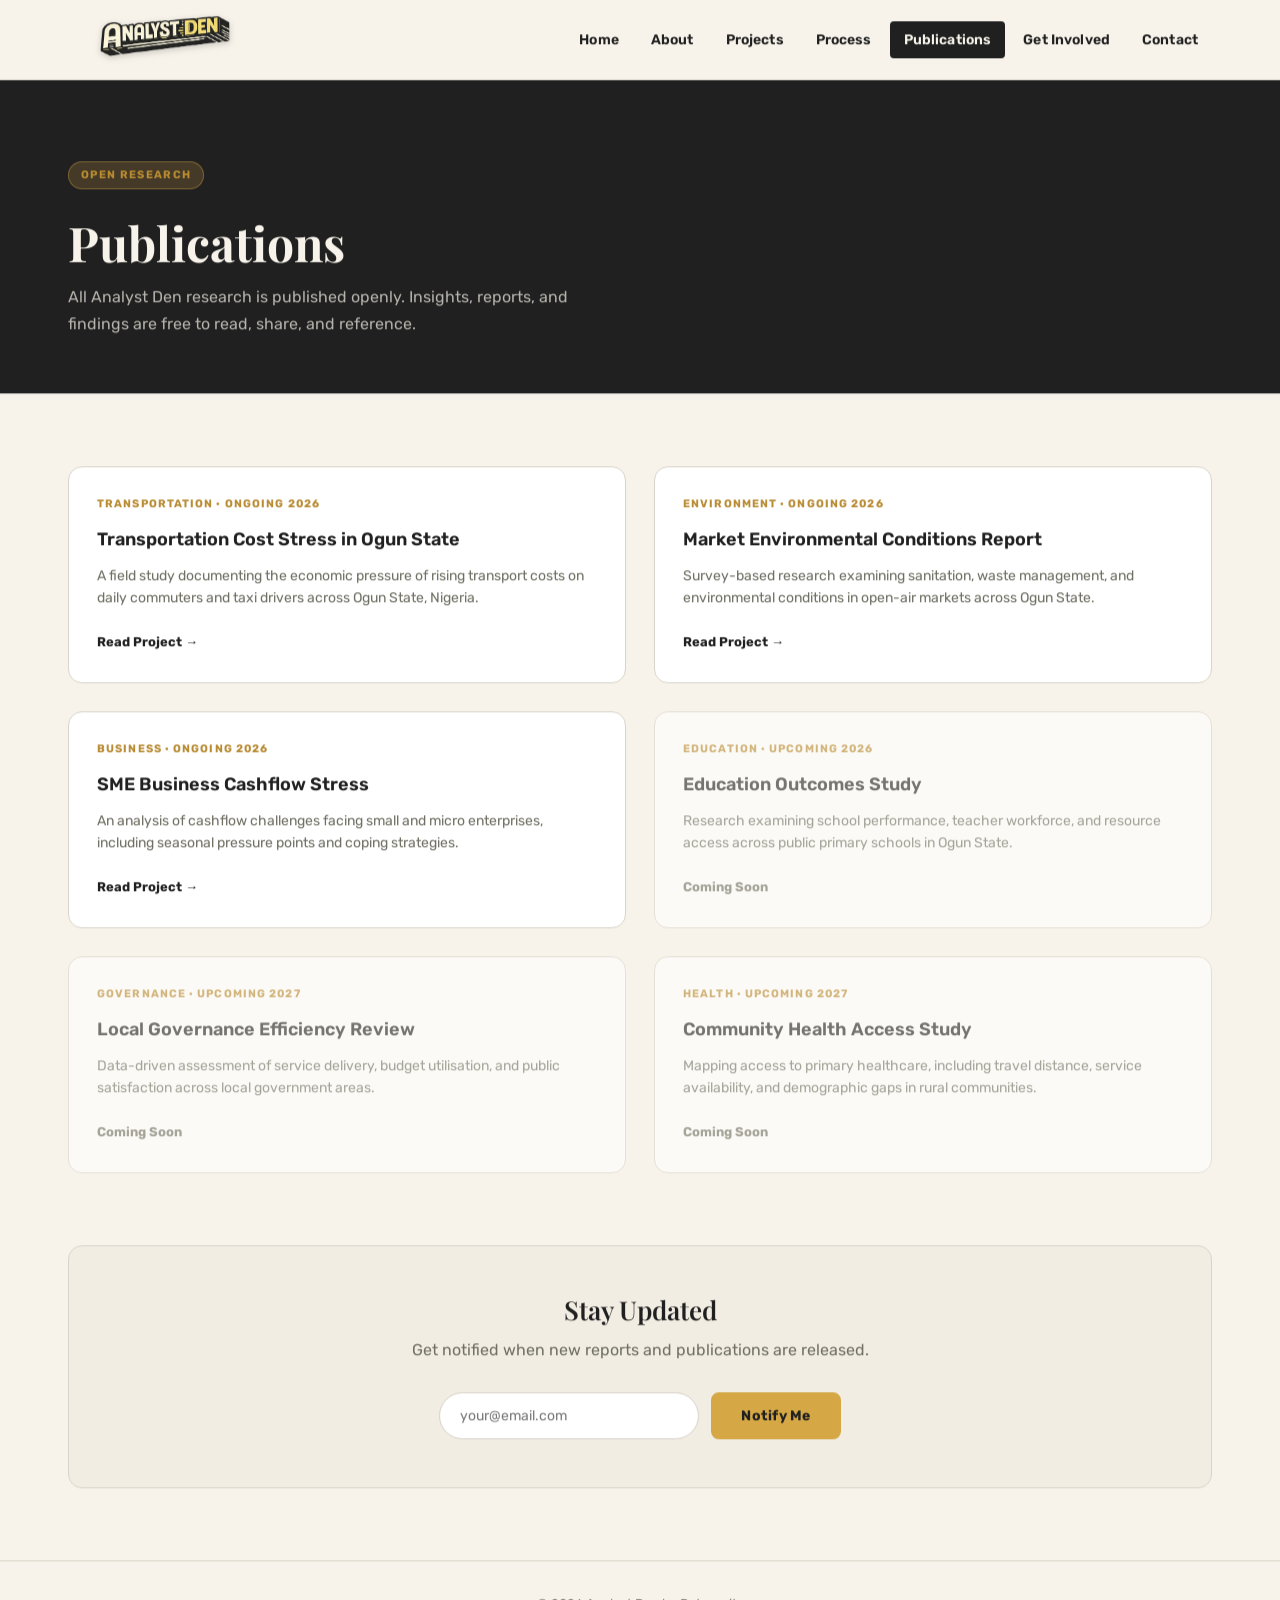
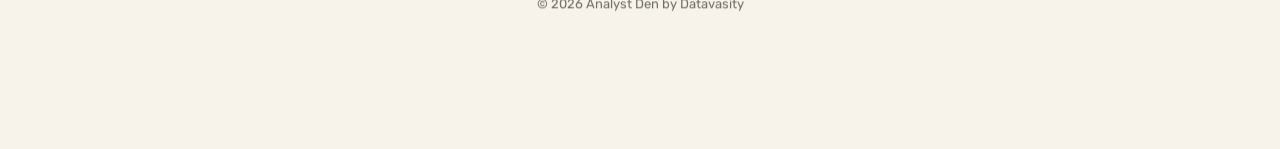
<file: xyz.html>
<!DOCTYPE html><html><head><meta charset="UTF-8"/><meta http-equiv="refresh" content="0;url=publications.html"/><title>Redirecting…</title></head><body><p>Redirecting… <a href="publications.html">Click here</a></p></body></html>
</file>
<file: styles.css>
/* =============================================
   ANALYST DEN — RETRO CLEAN DESIGN SYSTEM
   Fonts: Rubik (body) + Playfair Display (headings)
   Palette: cream #f7f3ea, black #1a1a1a, gold #d4a640, mid #6b6b5f
============================================= */

@import url('https://fonts.googleapis.com/css2?family=Rubik:wght@300;400;500;600;700;800&family=Playfair+Display:ital,wght@0,600;0,700;1,600&display=swap');

/* === TOKENS === */
:root {
  --cream:   #f7f3ea;
  --black:   #1a1a1a;
  --gold:    #d4a640;
  --gold-dk: #b8892e;
  --mid:     #6b6b5f;
  --border:  #d8d3c8;
  --white:   #ffffff;
  --card-bg: #ffffff;
  --muted-bg:#f2ede3;

  --font-body:    'Rubik', sans-serif;
  --font-display: 'Playfair Display', serif;

  --radius-sm: 4px;
  --radius-md: 8px;
  --radius-lg: 14px;
  --radius-xl: 24px;
  --radius-full: 9999px;

  --transition: 0.22s ease;
  --shadow-card: 0 2px 18px rgba(26,26,26,0.08);
  --shadow-hover: 0 8px 32px rgba(26,26,26,0.14);
}

/* === RESET === */
*, *::before, *::after { box-sizing: border-box; margin: 0; padding: 0; }
html { scroll-behavior: smooth; }
body {
  font-family: var(--font-body);
  font-weight: 400;
  background: var(--cream);
  color: var(--black);
  line-height: 1.65;
  font-size: 16px;
  overflow-x: hidden;
}

/* === PAGE TRANSITION === */
body { animation: pageIn 0.38s ease both; }
@keyframes pageIn {
  from { opacity: 0; transform: translateY(10px); }
  to   { opacity: 1; transform: translateY(0); }
}

/* === TYPOGRAPHY === */
h1 { font-family: var(--font-display); font-weight: 700; line-height: 1.15; }
h2 { font-family: var(--font-display); font-weight: 600; line-height: 1.2; }
h3, h4 { font-family: var(--font-body); font-weight: 600; }
p { color: var(--mid); }
a { color: inherit; }
ul, ol { padding-left: 1.2em; }
li { color: var(--mid); }

/* === LAYOUT === */
.container {
  max-width: 1200px;
  margin: 0 auto;
  padding: 0 28px;
}

/* === HEADER === */
.site-header {
  height: 80px;
  display: flex;
  align-items: center;
  background: var(--cream);
  border-bottom: 1.5px solid var(--border);
  position: sticky;
  top: 0;
  z-index: 100;
}
.header-row {
  width: 100%;
  display: flex;
  align-items: center;
  justify-content: space-between;
}
.logo-img {
  height: 48px;
  max-width: 200px;
  filter: drop-shadow(0 2px 3px rgba(0,0,0,0.18));
  transition: transform var(--transition);
}
.logo-img:hover { transform: scale(1.03); }
.main-nav { display: flex; align-items: center; gap: 4px; }
.main-nav a {
  padding: 7px 14px;
  text-decoration: none;
  color: var(--black);
  font-weight: 600;
  font-size: 14px;
  border-radius: var(--radius-sm);
  transition: background var(--transition), color var(--transition);
  letter-spacing: 0.01em;
}
.main-nav a:hover { background: var(--muted-bg); }
.main-nav a.active {
  background: var(--black);
  color: var(--cream);
}
.menu-toggle {
  display: none;
  background: none;
  border: 1.5px solid var(--black);
  border-radius: var(--radius-sm);
  padding: 6px 10px;
  font-size: 18px;
  cursor: pointer;
  line-height: 1;
}

/* === MOBILE MENU === */
.mobile-menu {
  position: fixed;
  top: 0; left: -100%;
  width: 80%; height: 100%;
  background: var(--cream);
  border-right: 1.5px solid var(--border);
  display: flex;
  flex-direction: column;
  padding: 48px 32px;
  z-index: 999;
  transition: left 0.32s cubic-bezier(.4,0,.2,1);
}
.mobile-menu.open { left: 0; }
.mobile-menu a {
  margin-bottom: 18px;
  font-size: 20px;
  font-weight: 600;
  text-decoration: none;
  color: var(--black);
  border-bottom: 1px solid var(--border);
  padding-bottom: 14px;
  transition: color var(--transition);
}
.mobile-menu a:hover { color: var(--gold-dk); }
.mobile-menu a.active { color: var(--gold-dk); }
.close-menu {
  align-self: flex-end;
  background: none;
  border: none;
  font-size: 24px;
  cursor: pointer;
  margin-bottom: 32px;
  color: var(--black);
}

/* === BUTTONS === */
.btn {
  display: inline-flex;
  align-items: center;
  justify-content: center;
  gap: 8px;
  padding: 13px 28px;
  border-radius: var(--radius-md);
  font-family: var(--font-body);
  font-weight: 700;
  font-size: 14px;
  text-decoration: none;
  letter-spacing: 0.02em;
  transition: all var(--transition);
  cursor: pointer;
  border: 2px solid transparent;
}
.btn.primary {
  background: var(--gold);
  color: var(--black);
  border-color: var(--gold);
}
.btn.primary:hover {
  background: var(--gold-dk);
  border-color: var(--gold-dk);
  transform: translateY(-1px);
  box-shadow: 0 4px 14px rgba(212,166,64,0.3);
}
.btn.secondary {
  background: transparent;
  color: var(--black);
  border-color: var(--black);
}
.btn.secondary:hover {
  background: var(--black);
  color: var(--cream);
  transform: translateY(-1px);
}
.btn.white {
  background: transparent;
  color: var(--white);
  border-color: var(--white);
}
.btn.white:hover {
  background: var(--white);
  color: var(--black);
}

/* === HERO (INDEX) === */
.hero {
  padding: 96px 0 80px;
  background: var(--cream);
}
.hero-grid {
  display: grid;
  grid-template-columns: 1fr 1fr;
  gap: 64px;
  align-items: center;
}
.hero-text h1 {
  font-size: clamp(36px, 4.5vw, 56px);
  margin-bottom: 20px;
  color: var(--black);
}
.hero-text h1 span {
  color: var(--gold-dk);
  font-style: italic;
}
.hero-text p {
  font-size: 17px;
  line-height: 1.7;
  max-width: 520px;
  margin-bottom: 0;
}
.hero-actions {
  margin-top: 36px;
  display: flex;
  gap: 14px;
  flex-wrap: wrap;
}
.hero-image {
  background-image: url('assets/headerimg.png');
  background-size: cover;
  background-position: center;
  border-radius: var(--radius-xl);
  min-height: 400px;
  border: 2px solid var(--border);
  position: relative;
  overflow: hidden;
}
.hero-image::after {
  content: '';
  position: absolute;
  inset: 0;
  background: linear-gradient(135deg, rgba(212,166,64,0.08) 0%, transparent 60%);
}

/* === SECTION HEADERS === */
.section-header {
  text-align: center;
  margin-bottom: 56px;
}
.section-header h2 {
  font-size: clamp(28px, 3vw, 40px);
  margin-bottom: 12px;
  color: var(--black);
}
.section-header p {
  font-size: 16px;
  max-width: 560px;
  margin: 0 auto;
}
.section-label {
  display: inline-block;
  font-size: 11px;
  font-weight: 700;
  letter-spacing: 0.12em;
  text-transform: uppercase;
  color: var(--gold-dk);
  background: rgba(212,166,64,0.12);
  padding: 4px 12px;
  border-radius: var(--radius-full);
  margin-bottom: 14px;
  border: 1px solid rgba(212,166,64,0.3);
}

/* === CATEGORY PILLS === */
.categories {
  display: flex;
  justify-content: center;
  gap: 10px;
  margin-bottom: 48px;
  flex-wrap: wrap;
}
.categories button, .projects-categories button {
  padding: 9px 20px;
  border-radius: var(--radius-full);
  border: 1.5px solid var(--border);
  background: var(--white);
  font-weight: 600;
  font-size: 13px;
  cursor: pointer;
  transition: all var(--transition);
  font-family: var(--font-body);
  color: var(--black);
}
.categories button:hover, .projects-categories button:hover {
  border-color: var(--black);
  background: var(--muted-bg);
}
.categories button.active, .projects-categories button.active {
  background: var(--black);
  color: var(--cream);
  border-color: var(--black);
}

/* === PROJECT CARDS === */
.projects { padding: 80px 0 96px; }
.project-grid {
  display: grid;
  grid-template-columns: repeat(3, 1fr);
  gap: 28px;
  margin-bottom: 56px;
}
.project-card {
  background: var(--card-bg);
  border-radius: var(--radius-lg);
  overflow: hidden;
  border: 1.5px solid var(--border);
  transition: transform var(--transition), box-shadow var(--transition), border-color var(--transition);
  display: flex;
  flex-direction: column;
}
.project-card:hover {
  transform: translateY(-5px);
  box-shadow: var(--shadow-hover);
  border-color: var(--gold);
}
.card-img {
  width: 100%;
  aspect-ratio: 16/9;
  background: var(--muted-bg);
  background-size: cover;
  background-position: center;
  transition: transform 0.35s ease;
  overflow: hidden;
}
.project-card:hover .card-img { transform: scale(1.03); }
.card-body { padding: 22px; flex: 1; display: flex; flex-direction: column; }
.card-body h3 {
  font-size: 17px;
  font-weight: 700;
  margin-bottom: 12px;
  color: var(--black);
  line-height: 1.3;
}
.card-body ul {
  list-style: none;
  padding: 0;
  margin-bottom: 18px;
  flex: 1;
}
.card-body ul li {
  font-size: 13px;
  color: var(--mid);
  padding: 4px 0;
  border-bottom: 1px solid var(--border);
  display: flex;
  gap: 6px;
}
.card-body ul li::before { content: '–'; color: var(--gold-dk); flex-shrink: 0; }
.read-more {
  display: inline-flex;
  align-items: center;
  gap: 6px;
  font-weight: 700;
  font-size: 13px;
  text-decoration: none;
  color: var(--black);
  transition: color var(--transition), gap var(--transition);
  margin-top: auto;
}
.read-more:hover { color: var(--gold-dk); gap: 10px; }

/* === PAGINATION === */
.pagination {
  display: flex;
  justify-content: center;
  align-items: center;
  gap: 10px;
  margin: 0 auto;
  width: 100%;
}
.pagination-section {
  display: flex;
  justify-content: center;
  width: 100%;
  margin-top: 16px;
}
.pagination button {
  width: 40px;
  height: 40px;
  border-radius: var(--radius-full);
  border: 1.5px solid var(--border);
  background: var(--white);
  font-weight: 700;
  font-size: 14px;
  cursor: pointer;
  transition: all var(--transition);
  font-family: var(--font-body);
  color: var(--black);
}
.pagination button:hover { border-color: var(--black); background: var(--muted-bg); }
.pagination button.active { background: var(--black); color: var(--cream); border-color: var(--black); }

/* === TEAM SECTION === */
.team-section {
  padding: 80px 0;
  background: var(--muted-bg);
  border-top: 1.5px solid var(--border);
  border-bottom: 1.5px solid var(--border);
  text-align: center;
}
.team-section h2 { font-size: 32px; margin-bottom: 48px; }
.team-fullwidth { width: 100%; }
.team-grid {
  max-width: 1200px;
  margin: 0 auto;
  padding: 0 28px;
  display: grid;
  grid-template-columns: repeat(4, 1fr);
  gap: 40px;
  justify-items: center;
}
.team-card { text-align: center; max-width: 200px; }
.team-photo {
  position: relative;
  width: 140px;
  height: 140px;
  margin: 0 auto 14px;
  border-radius: 50%;
  overflow: hidden;
  border: 2.5px solid var(--border);
  transition: border-color var(--transition), box-shadow var(--transition);
}
.team-card:hover .team-photo {
  border-color: var(--gold);
  box-shadow: 0 0 0 4px rgba(212,166,64,0.15);
}
.team-photo img { width: 100%; height: 100%; object-fit: cover; }
.team-hover {
  position: absolute;
  inset: 0;
  background: rgba(26,26,26,0.82);
  color: var(--white);
  display: flex;
  align-items: center;
  justify-content: center;
  padding: 12px;
  text-align: center;
  opacity: 0;
  transition: opacity 0.22s ease;
  font-size: 13px;
}
.team-photo:hover .team-hover { opacity: 1; }
.team-card h4 { font-size: 15px; font-weight: 700; margin-bottom: 2px; }
.team-card span { font-size: 13px; color: var(--mid); }
/* Show/hide logic */
.team-grid .team-card { display: none; }
.team-grid .team-card:nth-child(-n+4) { display: block; }
.team-grid.show-all .team-card { display: block; }
.team-toggle { text-align: center; margin-top: 36px; }

/* === FOOTER === */
.site-footer {
  border-top: 1.5px solid var(--border);
  padding: 32px 28px;
  text-align: center;
  font-size: 13px;
  color: var(--mid);
  background: var(--cream);
}

/* =============================================
   ABOUT PAGE
============================================= */
.page-hero {
  padding: 80px 0 56px;
  border-bottom: 1.5px solid var(--border);
  background: var(--black);
  color: var(--cream);
}
.page-hero h1 { font-size: clamp(32px, 4vw, 50px); margin-bottom: 16px; color: var(--cream); }
.page-hero p { font-size: 17px; color: rgba(247,243,234,0.75); max-width: 600px; }

.content-section {
  padding: 56px 0;
  border-bottom: 1px solid var(--border);
}
.content-section:last-child { border-bottom: none; }
.content-section h2 {
  font-size: 26px;
  margin-bottom: 20px;
  color: var(--black);
}
.content-section p { margin-bottom: 16px; font-size: 16px; line-height: 1.75; }
.content-section ul { margin: 16px 0; }
.content-section li { margin-bottom: 8px; font-size: 15px; }

/* =============================================
   PROJECTS PAGE
============================================= */
.projects-page-hero {
  padding: 64px 0 48px;
  background: var(--black);
  color: var(--cream);
  border-bottom: 1.5px solid var(--border);
}
.projects-page-hero h2 { font-size: clamp(28px, 3.5vw, 44px); margin-bottom: 12px; color: var(--cream); }
.projects-page-hero p { color: rgba(247,243,234,0.7); font-size: 16px; }

.projects-controls {
  display: flex;
  align-items: center;
  justify-content: space-between;
  gap: 20px;
  margin: 28px 0 36px;
  flex-wrap: wrap;
  padding: 18px 0;
  border-bottom: 1px solid var(--border);
}
.projects-controls-left { display: flex; align-items: center; gap: 16px; flex-wrap: wrap; }
.projects-status-filters { display: flex; gap: 8px; }
.projects-status-filters button {
  padding: 8px 16px;
  border-radius: var(--radius-full);
  border: 1.5px solid var(--border);
  background: var(--white);
  font-weight: 600;
  font-size: 13px;
  cursor: pointer;
  transition: all var(--transition);
  font-family: var(--font-body);
  color: var(--black);
}
.projects-status-filters button:hover { border-color: var(--black); }
.projects-status-filters button.active { background: var(--black); color: var(--cream); border-color: var(--black); }
.projects-switch-label {
  display: flex;
  align-items: center;
  gap: 8px;
  font-weight: 600;
  font-size: 13px;
  cursor: pointer;
}
.projects-switch-label input { width: 16px; height: 16px; accent-color: var(--gold-dk); }
.projects-sort select {
  padding: 9px 14px;
  border-radius: var(--radius-md);
  border: 1.5px solid var(--border);
  font-weight: 600;
  font-size: 13px;
  cursor: pointer;
  background: var(--white);
  font-family: var(--font-body);
}

/* Status badges on cards */
.card-status {
  display: inline-block;
  font-size: 11px;
  font-weight: 700;
  letter-spacing: 0.08em;
  text-transform: uppercase;
  padding: 3px 10px;
  border-radius: var(--radius-full);
  margin-bottom: 10px;
}
.card-status.ongoing { background: rgba(212,166,64,0.15); color: var(--gold-dk); border: 1px solid rgba(212,166,64,0.3); }
.card-status.upcoming { background: rgba(107,107,95,0.1); color: var(--mid); border: 1px solid var(--border); }
.card-status.completed { background: rgba(40,160,80,0.1); color: #28a050; border: 1px solid rgba(40,160,80,0.25); }

/* =============================================
   PROJECT DETAIL PAGE
============================================= */
.ad-project-hero {
  background: var(--black);
  color: var(--white);
  padding: 72px 0;
}
.ad-project-wrap {
  max-width: 1200px;
  margin: 0 auto;
  padding: 0 28px;
  display: grid;
  grid-template-columns: 1.1fr 0.9fr;
  gap: 56px;
  align-items: center;
}
.ad-project-text h1 {
  font-size: clamp(28px, 3.5vw, 44px);
  margin-bottom: 12px;
  color: var(--cream);
}
.ad-project-subtitle { font-weight: 600; color: rgba(247,243,234,0.6); margin-bottom: 20px; font-size: 14px; text-transform: uppercase; letter-spacing: 0.08em; }
.ad-project-meta { display: flex; gap: 10px; flex-wrap: wrap; margin-bottom: 8px; }
.ad-project-meta span {
  display: inline-block;
  padding: 5px 12px;
  border: 1px solid rgba(247,243,234,0.2);
  border-radius: var(--radius-sm);
  font-size: 12px;
  background: rgba(247,243,234,0.06);
  color: var(--cream);
  font-weight: 500;
}
.ad-project-cta { display: flex; gap: 14px; margin-top: 28px; flex-wrap: wrap; }
.ad-project-countdown { margin-top: 18px; font-size: 13px; color: rgba(247,243,234,0.6); }
#countdown-timer { font-weight: 700; color: var(--gold); }
.ad-project-media {
  border-radius: var(--radius-lg);
  overflow: hidden;
  border: 1px solid rgba(247,243,234,0.1);
  max-height: 320px;
}
.ad-project-media img { width: 100%; height: 100%; object-fit: cover; display: block; }

.ad-project-section { padding: 60px 0; }
.ad-muted { background: var(--muted-bg); border-top: 1px solid var(--border); border-bottom: 1px solid var(--border); }
.ad-project-narrow { max-width: 820px; margin: 0 auto; padding: 0 28px; }
.ad-project-narrow h2 { font-size: 28px; margin-bottom: 18px; }
.ad-project-narrow p { font-size: 16px; line-height: 1.75; }
.ad-project-details {
  max-width: 1200px;
  margin: 0 auto;
  padding: 0 28px;
  display: grid;
  grid-template-columns: repeat(4, 1fr);
  gap: 32px;
}
.ad-project-details div { padding: 20px; background: var(--white); border-radius: var(--radius-md); border: 1px solid var(--border); }
.ad-project-details strong { display: block; font-size: 11px; font-weight: 700; text-transform: uppercase; letter-spacing: 0.1em; color: var(--mid); margin-bottom: 6px; }
.ad-project-details span { font-weight: 700; font-size: 16px; color: var(--black); }
.ad-project-grid {
  max-width: 1200px;
  margin: 0 auto;
  padding: 0 28px;
  display: grid;
  grid-template-columns: 1fr 1fr;
  gap: 56px;
}
.ad-project-grid h3 { font-size: 20px; margin-bottom: 18px; }
.ad-project-grid ul, .ad-project-grid ol { font-size: 15px; }
.ad-project-grid li { margin-bottom: 12px; }
.project-download { margin-top: 28px; }

/* =============================================
   CONTRIBUTORS PAGE
============================================= */
.contributor-hero {
  background: var(--black);
  color: var(--cream);
  padding: 72px 0 56px;
  text-align: center;
}
.contributor-hero h1 { font-size: clamp(30px, 4vw, 48px); margin-bottom: 14px; color: var(--cream); }
.contributor-hero p { font-size: 16px; color: rgba(247,243,234,0.7); max-width: 640px; margin: 0 auto; }

.contributor-controls {
  border-bottom: 1.5px solid var(--border);
  padding: 24px 0;
  margin-bottom: 56px;
}
.contributor-controls-row {
  display: flex;
  justify-content: space-between;
  align-items: center;
  gap: 20px;
  flex-wrap: wrap;
}
.contributor-search input {
  width: 320px;
  max-width: 100%;
  padding: 12px 18px;
  border-radius: var(--radius-full);
  border: 1.5px solid var(--border);
  font-size: 14px;
  font-family: var(--font-body);
  background: var(--white);
  transition: border-color var(--transition);
}
.contributor-search input:focus { outline: none; border-color: var(--black); }
.contributor-sort select {
  padding: 11px 16px;
  border-radius: var(--radius-md);
  border: 1.5px solid var(--border);
  font-weight: 600;
  font-size: 13px;
  cursor: pointer;
  font-family: var(--font-body);
  background: var(--white);
}

.contributor-grid {
  display: grid;
  grid-template-columns: repeat(4, 1fr);
  gap: 48px;
  padding-bottom: 72px;
}
.contributor-card {
  text-align: center;
  text-decoration: none;
  color: var(--black);
  transition: transform var(--transition);
}
.contributor-card:hover { transform: translateY(-5px); }
.contributor-avatar {
  width: 148px;
  height: 148px;
  margin: 0 auto 16px;
  border-radius: 50%;
  overflow: hidden;
  border: 2.5px solid var(--border);
  transition: border-color var(--transition), box-shadow var(--transition);
}
.contributor-card:hover .contributor-avatar {
  border-color: var(--gold);
  box-shadow: 0 0 0 4px rgba(212,166,64,0.15);
}
.contributor-avatar img { width: 100%; height: 100%; object-fit: cover; }
.contributor-card h3 { font-size: 16px; font-weight: 700; margin-bottom: 4px; }
.contributor-card span { display: block; font-size: 13px; color: var(--mid); margin-bottom: 4px; }
.contributor-card small { font-size: 12px; color: rgba(107,107,95,0.7); }

.contributors-pagination {
  display: flex;
  justify-content: center;
  gap: 10px;
  margin-bottom: 72px;
}
.contributors-pagination button {
  width: 40px;
  height: 40px;
  border-radius: var(--radius-full);
  border: 1.5px solid var(--border);
  background: var(--white);
  font-weight: 700;
  cursor: pointer;
  transition: all var(--transition);
  font-family: var(--font-body);
}
.contributors-pagination button:hover { border-color: var(--black); }
.contributors-pagination button.active { background: var(--black); color: var(--cream); border-color: var(--black); }

/* =============================================
   CONTRIBUTOR DETAIL PAGE
============================================= */
.cd-wrapper {
  max-width: 1100px;
  margin: 0 auto;
  padding: 72px 28px 100px;
}
.cd-layout {
  display: grid;
  grid-template-columns: 340px 1fr;
  gap: 64px;
}
.cd-profile { }
.cd-avatar {
  width: 160px;
  height: 160px;
  border-radius: 50%;
  overflow: hidden;
  margin-bottom: 20px;
  border: 2.5px solid var(--border);
}
.cd-avatar img { width: 100%; height: 100%; object-fit: cover; }
.cd-profile h1 { font-size: 30px; font-weight: 700; margin-bottom: 4px; }
.cd-role { font-size: 15px; font-weight: 600; color: var(--gold-dk); margin-bottom: 8px; }
.cd-location { font-size: 13px; color: var(--mid); margin-bottom: 16px; }
.cd-socials { display: flex; gap: 10px; margin-bottom: 20px; }
.cd-socials a {
  width: 34px;
  height: 34px;
  border-radius: 50%;
  border: 1.5px solid var(--border);
  display: flex;
  align-items: center;
  justify-content: center;
  text-decoration: none;
  color: var(--black);
  font-weight: 700;
  font-size: 13px;
  transition: all var(--transition);
}
.cd-socials a:hover { border-color: var(--black); background: var(--black); color: var(--cream); }
.cd-bio { font-size: 14px; line-height: 1.7; color: var(--mid); margin-bottom: 22px; }
.cd-tags { display: flex; flex-wrap: wrap; gap: 8px; margin-bottom: 26px; }
.cd-tags span {
  padding: 5px 12px;
  font-size: 12px;
  border-radius: var(--radius-full);
  background: var(--muted-bg);
  font-weight: 600;
  border: 1px solid var(--border);
  color: var(--black);
}
.cd-actions { display: flex; gap: 12px; flex-wrap: wrap; }
.cd-projects h2 { font-size: 22px; font-weight: 700; margin-bottom: 24px; }
.cd-project-card {
  display: grid;
  grid-template-columns: 110px 1fr;
  gap: 16px;
  padding: 18px;
  border-radius: var(--radius-md);
  background: var(--white);
  border: 1.5px solid var(--border);
  margin-bottom: 16px;
  transition: border-color var(--transition), box-shadow var(--transition);
}
.cd-project-card:hover { border-color: var(--gold); box-shadow: var(--shadow-card); }
.cd-project-card img { width: 100%; height: 72px; object-fit: cover; border-radius: var(--radius-sm); }
.cd-project-card h3 { font-size: 15px; margin-bottom: 6px; }
.cd-project-card p { font-size: 13px; color: var(--mid); margin-bottom: 6px; }
.cd-project-card small { font-size: 12px; color: rgba(107,107,95,0.7); }

/* =============================================
   PROCESS / CONTACT / PUBLICATIONS PAGES
============================================= */
.simple-page-hero {
  background: var(--black);
  color: var(--cream);
  padding: 80px 0 56px;
  border-bottom: 1.5px solid var(--border);
}
.simple-page-hero h1 { font-size: clamp(30px, 4vw, 48px); margin-bottom: 14px; color: var(--cream); }
.simple-page-hero p { color: rgba(247,243,234,0.7); font-size: 16px; max-width: 560px; }

.process-steps { padding: 72px 0; }
.process-step {
  display: grid;
  grid-template-columns: 80px 1fr;
  gap: 32px;
  padding: 40px 0;
  border-bottom: 1px solid var(--border);
  align-items: start;
}
.step-number {
  font-family: var(--font-display);
  font-size: 48px;
  font-weight: 700;
  color: var(--gold);
  line-height: 1;
  opacity: 0.7;
}
.step-content h3 { font-size: 20px; margin-bottom: 10px; }
.step-content p { font-size: 15px; line-height: 1.75; }

.publications-grid { padding: 72px 0; display: grid; grid-template-columns: repeat(2, 1fr); gap: 28px; }
.pub-card {
  background: var(--white);
  border: 1.5px solid var(--border);
  border-radius: var(--radius-lg);
  padding: 28px;
  transition: all var(--transition);
}
.pub-card:hover { transform: translateY(-3px); box-shadow: var(--shadow-hover); border-color: var(--gold); }
.pub-tag {
  font-size: 11px;
  font-weight: 700;
  letter-spacing: 0.1em;
  text-transform: uppercase;
  color: var(--gold-dk);
  margin-bottom: 12px;
  display: block;
}
.pub-card h3 { font-size: 18px; margin-bottom: 10px; color: var(--black); }
.pub-card p { font-size: 14px; color: var(--mid); margin-bottom: 18px; line-height: 1.6; }
.pub-card .read-link {
  font-size: 13px;
  font-weight: 700;
  color: var(--black);
  text-decoration: none;
  display: inline-flex;
  align-items: center;
  gap: 6px;
}
.pub-card .read-link:hover { color: var(--gold-dk); }

.contact-grid { padding: 72px 0; display: grid; grid-template-columns: 1fr 1fr; gap: 64px; }
.contact-info h2 { font-size: 26px; margin-bottom: 20px; }
.contact-info p { font-size: 15px; line-height: 1.75; margin-bottom: 20px; }
.contact-detail {
  display: flex;
  align-items: flex-start;
  gap: 14px;
  padding: 16px 0;
  border-bottom: 1px solid var(--border);
}
.contact-detail-icon {
  width: 36px;
  height: 36px;
  border-radius: var(--radius-sm);
  background: var(--muted-bg);
  border: 1px solid var(--border);
  display: flex;
  align-items: center;
  justify-content: center;
  font-size: 16px;
  flex-shrink: 0;
}
.contact-detail-text strong { display: block; font-size: 13px; text-transform: uppercase; letter-spacing: 0.06em; color: var(--mid); margin-bottom: 2px; }
.contact-detail-text span { font-weight: 600; font-size: 15px; }

.contact-form { display: flex; flex-direction: column; gap: 18px; }
.form-group { display: flex; flex-direction: column; gap: 6px; }
.form-group label { font-size: 13px; font-weight: 700; color: var(--black); text-transform: uppercase; letter-spacing: 0.06em; }
.form-group input, .form-group textarea, .form-group select {
  padding: 12px 16px;
  border-radius: var(--radius-md);
  border: 1.5px solid var(--border);
  font-size: 14px;
  font-family: var(--font-body);
  background: var(--white);
  transition: border-color var(--transition);
}
.form-group input:focus, .form-group textarea:focus { outline: none; border-color: var(--black); }
.form-group textarea { min-height: 120px; resize: vertical; }

.get-involved-grid { padding: 72px 0; display: grid; grid-template-columns: repeat(3, 1fr); gap: 28px; }
.involve-card {
  background: var(--white);
  border: 1.5px solid var(--border);
  border-radius: var(--radius-lg);
  padding: 32px 26px;
  transition: all var(--transition);
  display: flex;
  flex-direction: column;
  gap: 16px;
}
.involve-card:hover { transform: translateY(-4px); box-shadow: var(--shadow-hover); border-color: var(--gold); }
.involve-icon { font-size: 32px; }
.involve-card h3 { font-size: 19px; }
.involve-card p { font-size: 14px; color: var(--mid); line-height: 1.65; flex: 1; }

/* =============================================
   UNDER CONSTRUCTION FALLBACK
============================================= */
.uc-hero { padding: 96px 0; text-align: center; }
.uc-hero h1 { font-size: clamp(28px, 4vw, 48px); margin-bottom: 20px; }
.uc-hero p { font-size: 17px; max-width: 520px; margin: 0 auto 32px; }
.uc-notify-form { display: flex; gap: 12px; justify-content: center; flex-wrap: wrap; margin-top: 40px; }
.uc-notify-form input {
  padding: 13px 20px;
  border-radius: var(--radius-full);
  border: 1.5px solid var(--border);
  font-size: 14px;
  font-family: var(--font-body);
  min-width: 280px;
}
.uc-notify-form input:focus { outline: none; border-color: var(--black); }

/* =============================================
   BREADCRUMB
============================================= */
.breadcrumb {
  font-size: 13px;
  color: var(--mid);
  padding: 20px 0;
  display: flex;
  gap: 8px;
  align-items: center;
}
.breadcrumb a { text-decoration: none; color: var(--mid); transition: color var(--transition); }
.breadcrumb a:hover { color: var(--black); }
.breadcrumb span { color: var(--black); font-weight: 600; }

/* =============================================
   RESPONSIVE
============================================= */
@media (max-width: 1024px) {
  .team-grid { grid-template-columns: repeat(3, 1fr); }
  .contributor-grid { grid-template-columns: repeat(3, 1fr); }
  .ad-project-details { grid-template-columns: repeat(2, 1fr); }
  .cd-layout { grid-template-columns: 1fr; gap: 40px; }
  .publications-grid { grid-template-columns: 1fr; }
  .get-involved-grid { grid-template-columns: repeat(2, 1fr); }
}

@media (max-width: 768px) {
  .main-nav { display: none; }
  .menu-toggle { display: block; }
  .hero-grid { grid-template-columns: 1fr; gap: 40px; }
  .hero-image { display: none; }
  .project-grid { grid-template-columns: 1fr; }
  .team-grid { grid-template-columns: repeat(2, 1fr); }
  .contributor-grid { grid-template-columns: repeat(2, 1fr); }
  .ad-project-wrap { grid-template-columns: 1fr; }
  .ad-project-media { display: none; }
  .ad-project-details { grid-template-columns: 1fr 1fr; }
  .ad-project-grid { grid-template-columns: 1fr; }
  .contact-grid { grid-template-columns: 1fr; }
  .get-involved-grid { grid-template-columns: 1fr; }
  .contributor-controls-row { flex-direction: column; align-items: stretch; }
  .contributor-search input { width: 100%; }
}

@media (max-width: 540px) {
  .container { padding: 0 18px; }
  .team-grid { grid-template-columns: 1fr; }
  .contributor-grid { grid-template-columns: repeat(2, 1fr); gap: 28px; }
  .ad-project-details { grid-template-columns: 1fr; }
  .project-grid { gap: 18px; }
  .process-step { grid-template-columns: 1fr; gap: 12px; }
}
</file>
